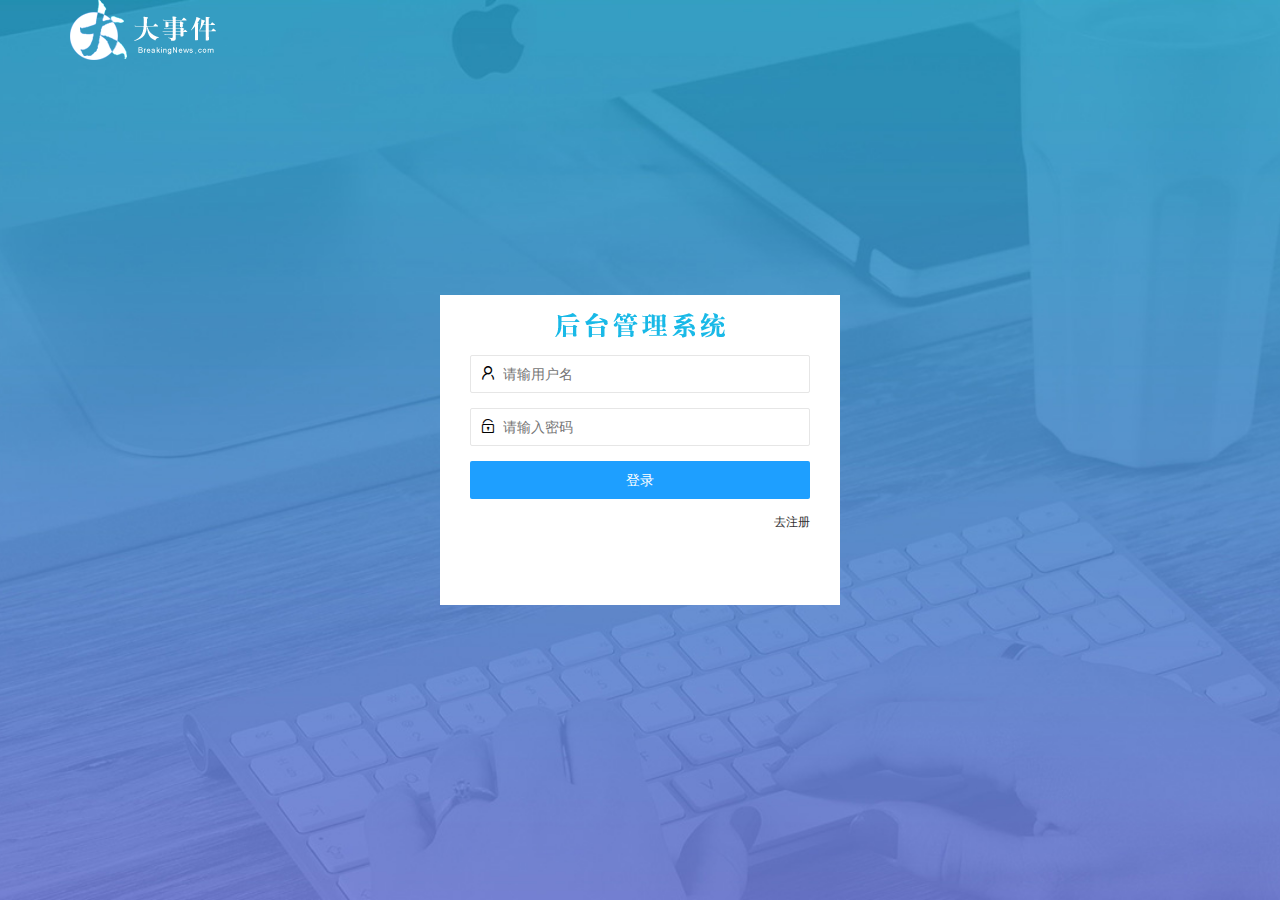
<file: login.html>
<!DOCTYPE html>
<html lang="en">
<head>
    <meta charset="UTF-8">
    <meta http-equiv="X-UA-Compatible" content="IE=edge">
    <meta name="viewport" content="width=device-width, initial-scale=1.0">
    <title>大事件登录／注册</title>
    <link rel="stylesheet" href="./assets/lib/layui/css/layui.css">
    <link rel="stylesheet" href="./assets/css/login.css">
    
</head>
<body>
    <!-- logo -->
    <div class="layui-main">
        <img src="./assets/images/logo.png" alt=""/>
    </div>
    <!-- login -->
    <div class="loginBox">
        <div class="title-box"></div>
        <!-- login页面 -->
        <div class="login-box">
            <!-- 登录的表单 -->
            <form class="layui-form" id="form_login">
                <div class="layui-form-item">
                    <i class="layui-icon layui-icon-username"></i> 
                    <input type="text" name="username" required  lay-verify="required" placeholder="请输用户名" autocomplete="off" class="layui-input">
                </div>
                <div class="layui-form-item">
                    <i class="layui-icon layui-icon-password"></i> 
                    <input type="password" name="password" required  lay-verify="required|psw" placeholder="请输入密码" autocomplete="off" class="layui-input">
                </div>
                <div class="layui-form-item">
                    <button class="layui-btn layui-btn-fluid layui-btn-normal" lay-submit>登录</button>
                </div>
                <div class="layui-form-item links">
                    <a href="javascript:;" id="link_reg">去注册</a>
                </div>
            </form>
        </div>
        <!-- reg页面 -->
        <div class="reg-box">
            <form class="layui-form" action="">
                <div class="layui-form-item">
                    <i class="layui-icon layui-icon-username"></i> 
                    <input type="text" name="username" required  lay-verify="required" placeholder="请输用户名" autocomplete="off" class="layui-input">
                </div>
                <div class="layui-form-item">
                    <i class="layui-icon layui-icon-password"></i> 
                    <input type="password" name="password" required  lay-verify="required|psw" placeholder="请输入密码" autocomplete="off" class="layui-input">
                </div>
                <div class="layui-form-item">
                    <i class="layui-icon layui-icon-password"></i> 
                    <input type="password" name="repassword" required  lay-verify="required|psw|repwd" placeholder="请重复输入密码" autocomplete="off" class="layui-input">
                </div>
                <div class="layui-form-item">
                    <button class="layui-btn layui-btn-fluid layui-btn-normal" lay-submit>注册</button>
                </div>
                <div class="layui-form-item links">
                    <a href="javascript:;" id="link_login">去登录</a>
                </div>
            </form>
        </div>
    </div>


<script src="./assets/lib/jquery.js"></script>
<script src="./assets/lib/layui/layui.all.js"></script>
<script src="./assets/js/baseAPI.js"></script>
<script src="./assets/js/login.js"></script>
</body>
</html>
</file>
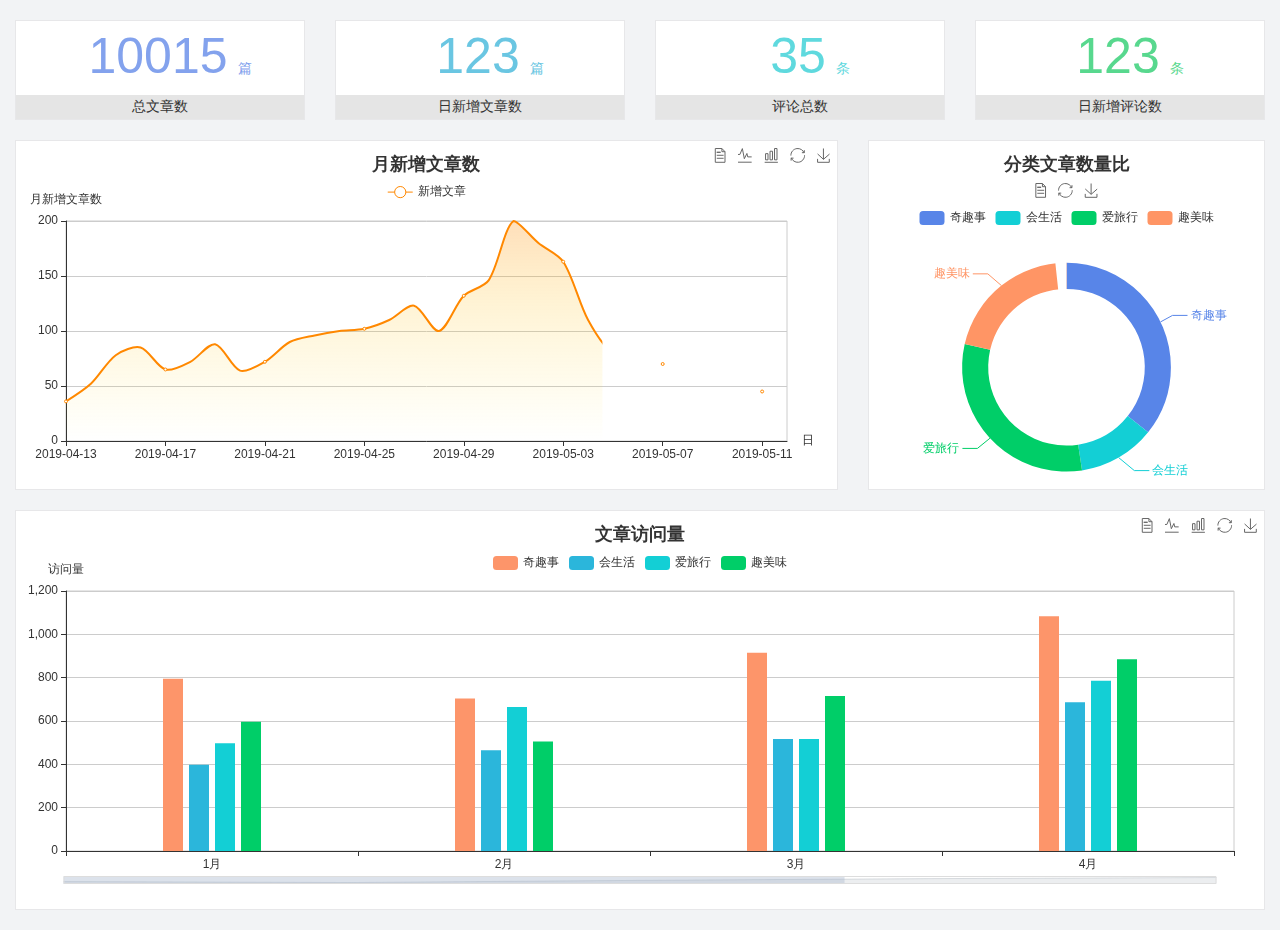
<file: home/dashboard.html>
<!DOCTYPE html>
<html lang="en">

<head>
  <meta charset="UTF-8">
  <meta name="viewport" content="width=device-width, initial-scale=1.0">
  <meta http-equiv="X-UA-Compatible" content="ie=edge">
  <title>图表统计</title>
  <link rel="stylesheet" href="../assets/lib/bootstrap.css" />
  <link rel="stylesheet" href="../assets/lib/main.css" />
  <script src="../assets/lib/jquery.js"></script>
  <script type="text/javascript" src="../assets/lib/echarts.min.js"></script>
</head>

<body>
  <div class="container-fluid">
    <div class="row spannel_list">
      <div class="col-sm-3 col-xs-6">
        <div class="spannel">
          <em>10015</em><span>篇</span>
          <b>总文章数</b>
        </div>
      </div>
      <div class="col-sm-3 col-xs-6">
        <div class="spannel scolor01">
          <em>123</em><span>篇</span>
          <b>日新增文章数</b>
        </div>
      </div>
      <div class="col-sm-3 col-xs-6">
        <div class="spannel scolor02">
          <em>35</em><span>条</span>
          <b>评论总数</b>
        </div>
      </div>
      <div class="col-sm-3 col-xs-6">
        <div class="spannel scolor03">
          <em>123</em><span>条</span>
          <b>日新增评论数</b>
        </div>
      </div>
    </div>
  </div>

  <div class="container-fluid">
    <div class="row curve-pie">
      <div class="col-lg-8 col-md-8">
        <div class="gragh_pannel" id="curve_show"></div>
      </div>
      <div class="col-lg-4 col-md-4">
        <div class="gragh_pannel" id="pie_show"></div>
      </div>
    </div>
  </div>

  <div class="container-fluid">
    <div class="column_pannel" id="column_show"></div>
  </div>

  <script>
    var oChart = echarts.init(document.getElementById('curve_show'));
    var aList_all = [
      { 'count': 36, 'date': '2019-04-13' },
      { 'count': 52, 'date': '2019-04-14' },
      { 'count': 78, 'date': '2019-04-15' },
      { 'count': 85, 'date': '2019-04-16' },
      { 'count': 65, 'date': '2019-04-17' },
      { 'count': 72, 'date': '2019-04-18' },
      { 'count': 88, 'date': '2019-04-19' },
      { 'count': 64, 'date': '2019-04-20' },
      { 'count': 72, 'date': '2019-04-21' },
      { 'count': 90, 'date': '2019-04-22' },
      { 'count': 96, 'date': '2019-04-23' },
      { 'count': 100, 'date': '2019-04-24' },
      { 'count': 102, 'date': '2019-04-25' },
      { 'count': 110, 'date': '2019-04-26' },
      { 'count': 123, 'date': '2019-04-27' },
      { 'count': 100, 'date': '2019-04-28' },
      { 'count': 132, 'date': '2019-04-29' },
      { 'count': 146, 'date': '2019-04-30' },
      { 'count': 200, 'date': '2019-05-01' },
      { 'count': 180, 'date': '2019-05-02' },
      { 'count': 163, 'date': '2019-05-03' },
      { 'count': 110, 'date': '2019-05-04' },
      { 'count': 80, 'date': '2019-05-05' },
      { 'count': 82, 'date': '2019-05-06' },
      { 'count': 70, 'date': '2019-05-07' },
      { 'count': 65, 'date': '2019-05-08' },
      { 'count': 54, 'date': '2019-05-09' },
      { 'count': 40, 'date': '2019-05-10' },
      { 'count': 45, 'date': '2019-05-11' },
      { 'count': 38, 'date': '2019-05-12' },
    ];

    let aCount = [];
    let aDate = [];

    for (var i = 0; i < aList_all.length; i++) {
      aCount.push(aList_all[i].count);
      aDate.push(aList_all[i].date);
    }

    var chartopt = {
      title: {
        text: '月新增文章数',
        left: 'center',
        top: '10'
      },
      tooltip: {
        trigger: 'axis'
      },
      legend: {
        data: ['新增文章'],
        top: '40'
      },
      toolbox: {
        show: true,
        feature: {
          mark: { show: true },
          dataView: { show: true, readOnly: false },
          magicType: { show: true, type: ['line', 'bar'] },
          restore: { show: true },
          saveAsImage: { show: true }
        }
      },
      calculable: true,
      xAxis: [
        {
          name: '日',
          type: 'category',
          boundaryGap: false,
          data: aDate
        }
      ],
      yAxis: [
        {
          name: '月新增文章数',
          type: 'value'
        }
      ],
      series: [
        {
          name: '新增文章',
          type: 'line',
          smooth: true,
          itemStyle: { normal: { areaStyle: { type: 'default' }, color: '#f80' }, lineStyle: { color: '#f80' } },
          data: aCount
        }],
      areaStyle: {
        normal: {
          color: new echarts.graphic.LinearGradient(0, 0, 0, 1, [{
            offset: 0,
            color: 'rgba(255,136,0,0.39)'
          }, {
            offset: .34,
            color: 'rgba(255,180,0,0.25)'
          }, {
            offset: 1,
            color: 'rgba(255,222,0,0.00)'
          }])

        }
      },
      grid: {
        show: true,
        x: 50,
        x2: 50,
        y: 80,
        height: 220
      }
    };

    oChart.setOption(chartopt);


    var oPie = echarts.init(document.getElementById('pie_show'));
    var oPieopt =
    {
      title: {
        top: 10,
        text: '分类文章数量比',
        x: 'center'
      },
      tooltip: {
        trigger: 'item',
        formatter: "{a} <br/>{b} : {c} ({d}%)"
      },
      color: ['#5885e8', '#13cfd5', '#00ce68', '#ff9565'],
      legend: {
        x: 'center',
        top: 65,
        data: ['奇趣事', '会生活', '爱旅行', '趣美味']
      },
      toolbox: {
        show: true,
        x: 'center',
        top: 35,
        feature: {
          mark: { show: true },
          dataView: { show: true, readOnly: false },
          magicType: {
            show: true,
            type: ['pie', 'funnel'],
            option: {
              funnel: {
                x: '25%',
                width: '50%',
                funnelAlign: 'left',
                max: 1548
              }
            }
          },
          restore: { show: true },
          saveAsImage: { show: true }
        }
      },
      calculable: true,
      series: [
        {
          name: '访问来源',
          type: 'pie',
          radius: ['45%', '60%'],
          center: ['50%', '65%'],
          data: [
            { value: 300, name: '奇趣事' },
            { value: 100, name: '会生活' },
            { value: 260, name: '爱旅行' },
            { value: 180, name: '趣美味' }
          ]
        }
      ]
    };
    oPie.setOption(oPieopt);



    var oColumn = this.echarts.init(document.getElementById('column_show'));
    var oColumnopt =
    {
      title: {
        text: '文章访问量',
        left: 'center',
        top: '10'
      },
      tooltip: {
        trigger: 'axis'
      },
      legend: {
        data: ['奇趣事', '会生活', '爱旅行', '趣美味'],
        top: '40'
      },
      toolbox: {
        show: true,
        feature: {
          mark: { show: true },
          dataView: { show: true, readOnly: false },
          magicType: { show: true, type: ['line', 'bar'] },
          restore: { show: true },
          saveAsImage: { show: true }
        }
      },
      calculable: true,
      xAxis: [
        {
          type: 'category',
          data: ['1月', '2月', '3月', '4月', '5月']
        }
      ],
      yAxis: [
        {
          name: '访问量',
          type: 'value'
        }
      ],
      series: [
        {
          name: '奇趣事',
          type: 'bar',
          barWidth: 20,
          itemStyle: {
            normal: { areaStyle: { type: 'default' }, color: '#fd956a' }
          },
          data: [800, 708, 920, 1090, 1200]
        },
        {
          name: '会生活',
          type: 'bar',
          barWidth: 20,
          itemStyle: {
            normal: { areaStyle: { type: 'default' }, color: '#2bb6db' }
          },
          data: [400, 468, 520, 690, 800]
        },
        {
          name: '爱旅行',
          type: 'bar',
          barWidth: 20,
          itemStyle: {
            normal: { areaStyle: { type: 'default' }, color: '#13cfd5' }
          },
          data: [500, 668, 520, 790, 900]
        },
        {
          name: '趣美味',
          type: 'bar',
          barWidth: 20,
          itemStyle: {
            normal: { areaStyle: { type: 'default' }, color: '#00ce68' }
          },
          data: [600, 508, 720, 890, 1000]
        }
      ],
      grid: {
        show: true,
        x: 50,
        x2: 30,
        y: 80,
        height: 260
      },
      dataZoom: [//给x轴设置滚动条
        {
          start: 0,//默认为0
          end: 100 - 1000 / 31,//默认为100
          type: 'slider',
          show: true,
          xAxisIndex: [0],
          handleSize: 0,//滑动条的 左右2个滑动条的大小
          height: 8,//组件高度
          left: 45, //左边的距离
          right: 50,//右边的距离
          bottom: 26,//右边的距离
          handleColor: '#ddd',//h滑动图标的颜色
          handleStyle: {
            borderColor: "#cacaca",
            borderWidth: "1",
            shadowBlur: 2,
            background: "#ddd",
            shadowColor: "#ddd",
          }
        }]
    };
    oColumn.setOption(oColumnopt);
  </script>
</body>

</html>
</file>
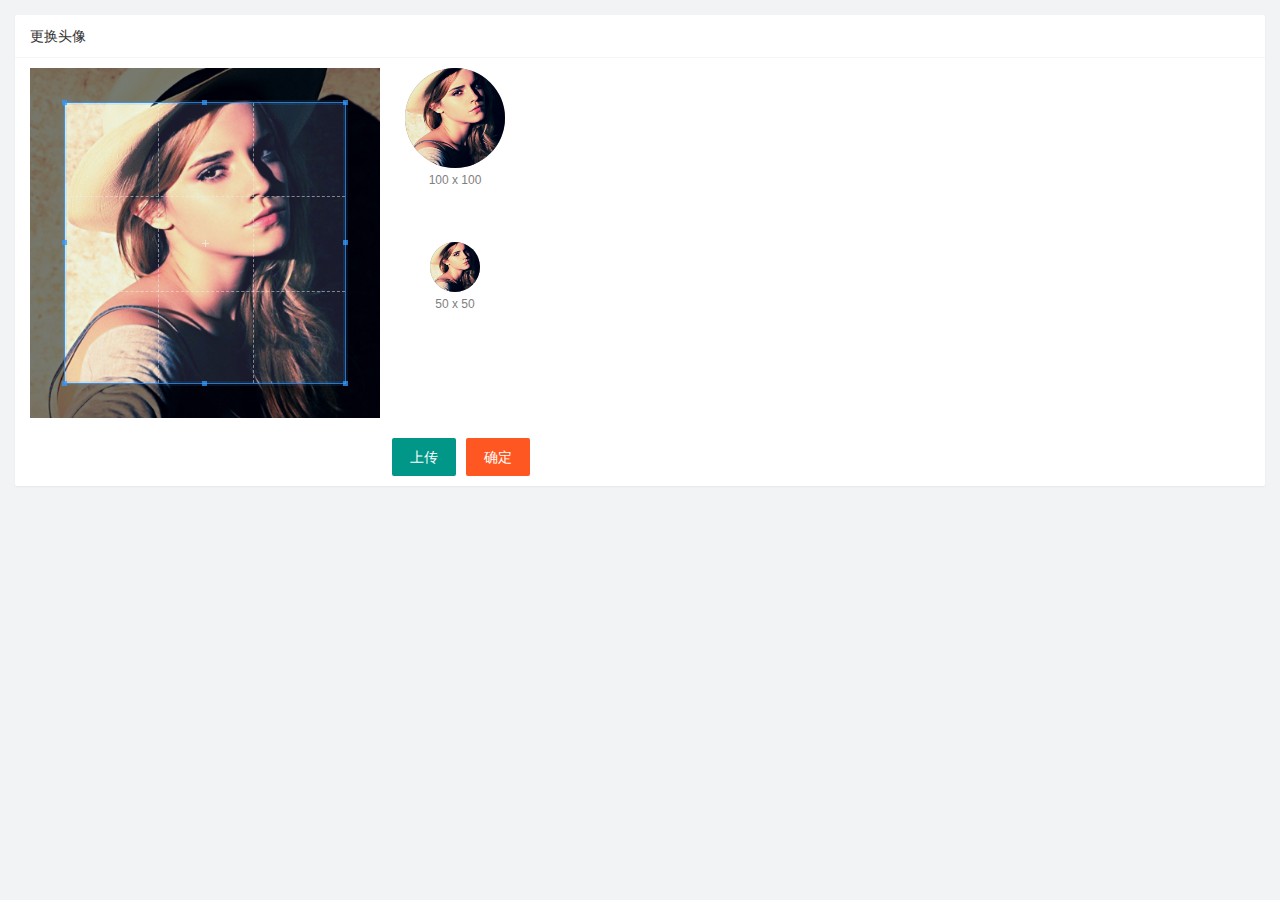
<file: user/user-avt.html>
<!DOCTYPE html>
<html lang="en">
<head>
    <meta charset="UTF-8">
    <meta http-equiv="X-UA-Compatible" content="IE=edge">
    <meta name="viewport" content="width=device-width, initial-scale=1.0">
    <title>重置密码</title>
    <link rel="stylesheet" href="/assets/lib/layui/css/layui.css">
    <link rel="stylesheet" href="/user/user-avt.css">
    <link rel="stylesheet" href="/assets/lib/cropper/cropper.css">

</head>
<body>
    <div class="layui-card">
        <div class="layui-card-header">更换头像</div>
        <div class="layui-card-body">
             <!-- 第一行的图片裁剪和预览区域 -->
     <div class="row1">
        <!-- 图片裁剪区域 -->
        <div class="cropper-box">
          <!-- 这个 img 标签很重要，将来会把它初始化为裁剪区域 -->
          <img id="image" src="/assets/images/sample.jpg" />
        </div>
        <!-- 图片的预览区域 -->
        <div class="preview-box">
          <div>
            <!-- 宽高为 100px 的预览区域 -->
            <div class="img-preview w100"></div>
            <p class="size">100 x 100</p>
          </div>
          <div>
            <!-- 宽高为 50px 的预览区域 -->
            <div class="img-preview w50"></div>
            <p class="size">50 x 50</p>
          </div>
        </div>
      </div>
    
      <!-- 第二行的按钮区域 -->
      <div class="row2">
        <!-- 选择图片格式 -->
        <input type="file" id="file" accept="image/jpg,image/png">
        <button type="button" class="layui-btn" id="shangchuan">上传</button>
        <button type="button" class="layui-btn layui-btn-danger" id="queding">确定</button>
      </div>
        </div>
      </div>

      <script src="/assets/lib/jquery.js"></script>
      <script src="/assets/lib/layui/layui.all.js"></script>
      <script src="/assets/js/baseAPI.js"></script>
      <script src="/assets/lib/cropper/Cropper.js"></script>
      <script src="/assets/lib/cropper/jquery-cropper.js"></script>
      <script src="/user/user-avt.js"></script>
</body>
</html>
</file>
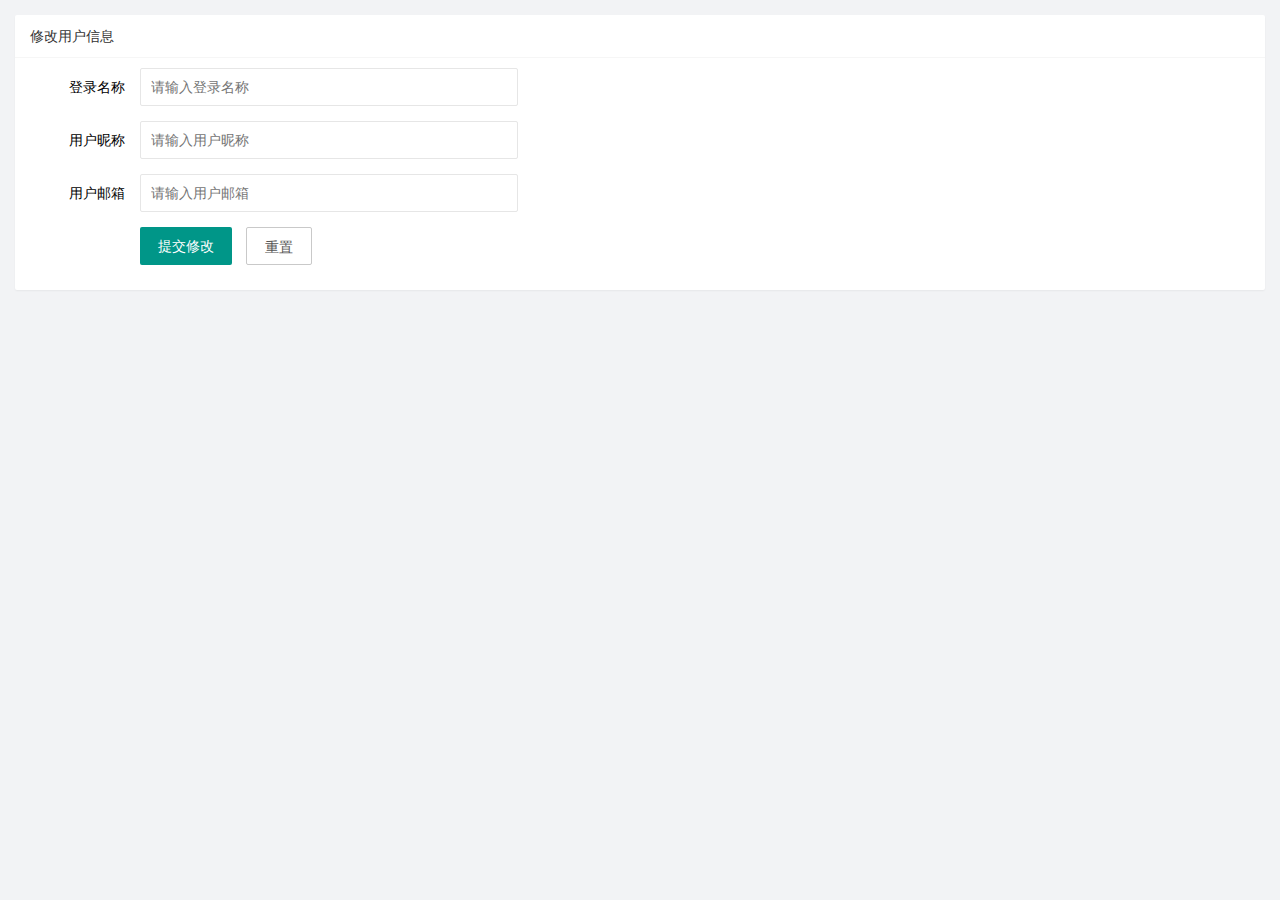
<file: user/user-info.html>
<!DOCTYPE html>
<html lang="en">
<head>
    <meta charset="UTF-8">
    <meta http-equiv="X-UA-Compatible" content="IE=edge">
    <meta name="viewport" content="width=device-width, initial-scale=1.0">
    <title>基本资料</title>
    <link rel="stylesheet" href="/assets/lib/layui/css/layui.css">
    <link rel="stylesheet" href="/user/user-info.css">
</head>
<body>
    <div class="layui-card">
        <div class="layui-card-header">修改用户信息</div>
        <div class="layui-card-body">
            <!-- 表单 -->
            <div id="biaodan">
                <form class="layui-form" action="" lay-filter="filter">
                    <!-- 隐藏id -->
                    <input type="hidden" name="id">
                    <div class="layui-form-item">
                      <label class="layui-form-label">登录名称</label>
                      <div class="layui-input-block">
                        <input type="text" name="username" required  placeholder="请输入登录名称" autocomplete="off" class="layui-input" readonly>
                      </div>
                    </div>
                    <div class="layui-form-item">
                        <label class="layui-form-label">用户昵称</label>
                        <div class="layui-input-block">
                          <input type="text" name="nickname"  placeholder="请输入用户昵称" autocomplete="off" class="layui-input">
                        </div>
                      </div>
                      <div class="layui-form-item">
                        <label class="layui-form-label">用户邮箱</label>
                        <div class="layui-input-block">
                          <input type="text" name="email" lay-verify="email"required  lay-verify="required" placeholder="请输入用户邮箱" autocomplete="off" class="layui-input">
                        </div>
                      </div>
                      <div class="layui-form-item">
                        <div class="layui-input-block">
                          <button class="layui-btn" lay-submit lay-filter="formDemo">提交修改</button>
                          <button type="reset" class="layui-btn layui-btn-primary">重置</button>
                        </div>
                      </div>
                </form>
            </div>
        </div>
      </div>

      <script src="/assets/lib/jquery.js"></script>
      <script src="/assets/lib/layui/layui.all.js"></script>
      <script src="/assets/js/baseAPI.js"></script>
      <script src="/user/user-info.js"></script>
</body>
</html>
</file>
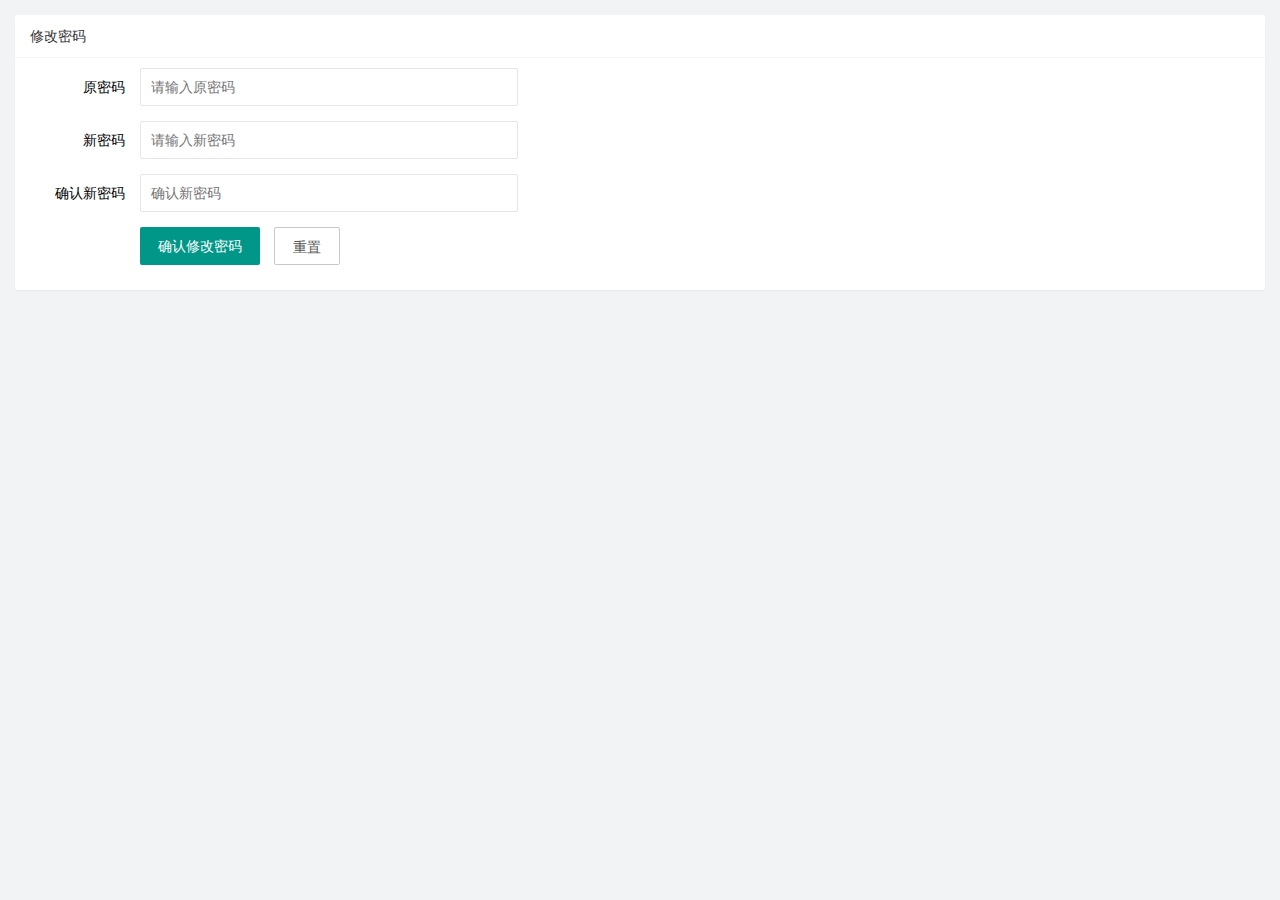
<file: user/user-psw.html>
<!DOCTYPE html>
<html lang="en">
<head>
    <meta charset="UTF-8">
    <meta http-equiv="X-UA-Compatible" content="IE=edge">
    <meta name="viewport" content="width=device-width, initial-scale=1.0">
    <title>重置密码</title>
    <link rel="stylesheet" href="/assets/lib/layui/css/layui.css">
    <link rel="stylesheet" href="/user/user-info.css">
</head>
<body>
    <div class="layui-card">
        <div class="layui-card-header">修改密码</div>
        <div class="layui-card-body">
            <!-- 表单 -->
            <div id="biaodan">
                <form class="layui-form" action="" lay-filter="filter">
                    <div class="layui-form-item">
                      <label class="layui-form-label">原密码</label>
                      <div class="layui-input-block">
                        <input type="password" name="oldPwd" lay-verify="required|psw"  placeholder="请输入原密码" autocomplete="off" class="layui-input">
                      </div>
                    </div>
                    <div class="layui-form-item">
                        <label class="layui-form-label">新密码</label>
                        <div class="layui-input-block">
                          <input type="password" name="newPwd"  lay-verify="required|psw|repsw2" placeholder="请输入新密码" autocomplete="off" class="layui-input">
                        </div>
                      </div>
                      <div class="layui-form-item">
                        <label class="layui-form-label">确认新密码</label>
                        <div class="layui-input-block">
                          <input type="password" name="newPwd2" lay-verify="required|psw|repsw"required  lay-verify="required" placeholder="确认新密码" autocomplete="off" class="layui-input">
                        </div>
                      </div>
                      <div class="layui-form-item">
                        <div class="layui-input-block">
                          <button class="layui-btn" lay-submit lay-filter="formDemo">确认修改密码</button>
                          <button type="reset" class="layui-btn layui-btn-primary">重置</button>
                        </div>
                      </div>
                </form>
            </div>
        </div>
      </div>

      <script src="/assets/lib/jquery.js"></script>
      <script src="/assets/lib/layui/layui.all.js"></script>
      <script src="/assets/js/baseAPI.js"></script>
      <script src="/user/user-psw.js"></script>
</body>
</html>
</file>
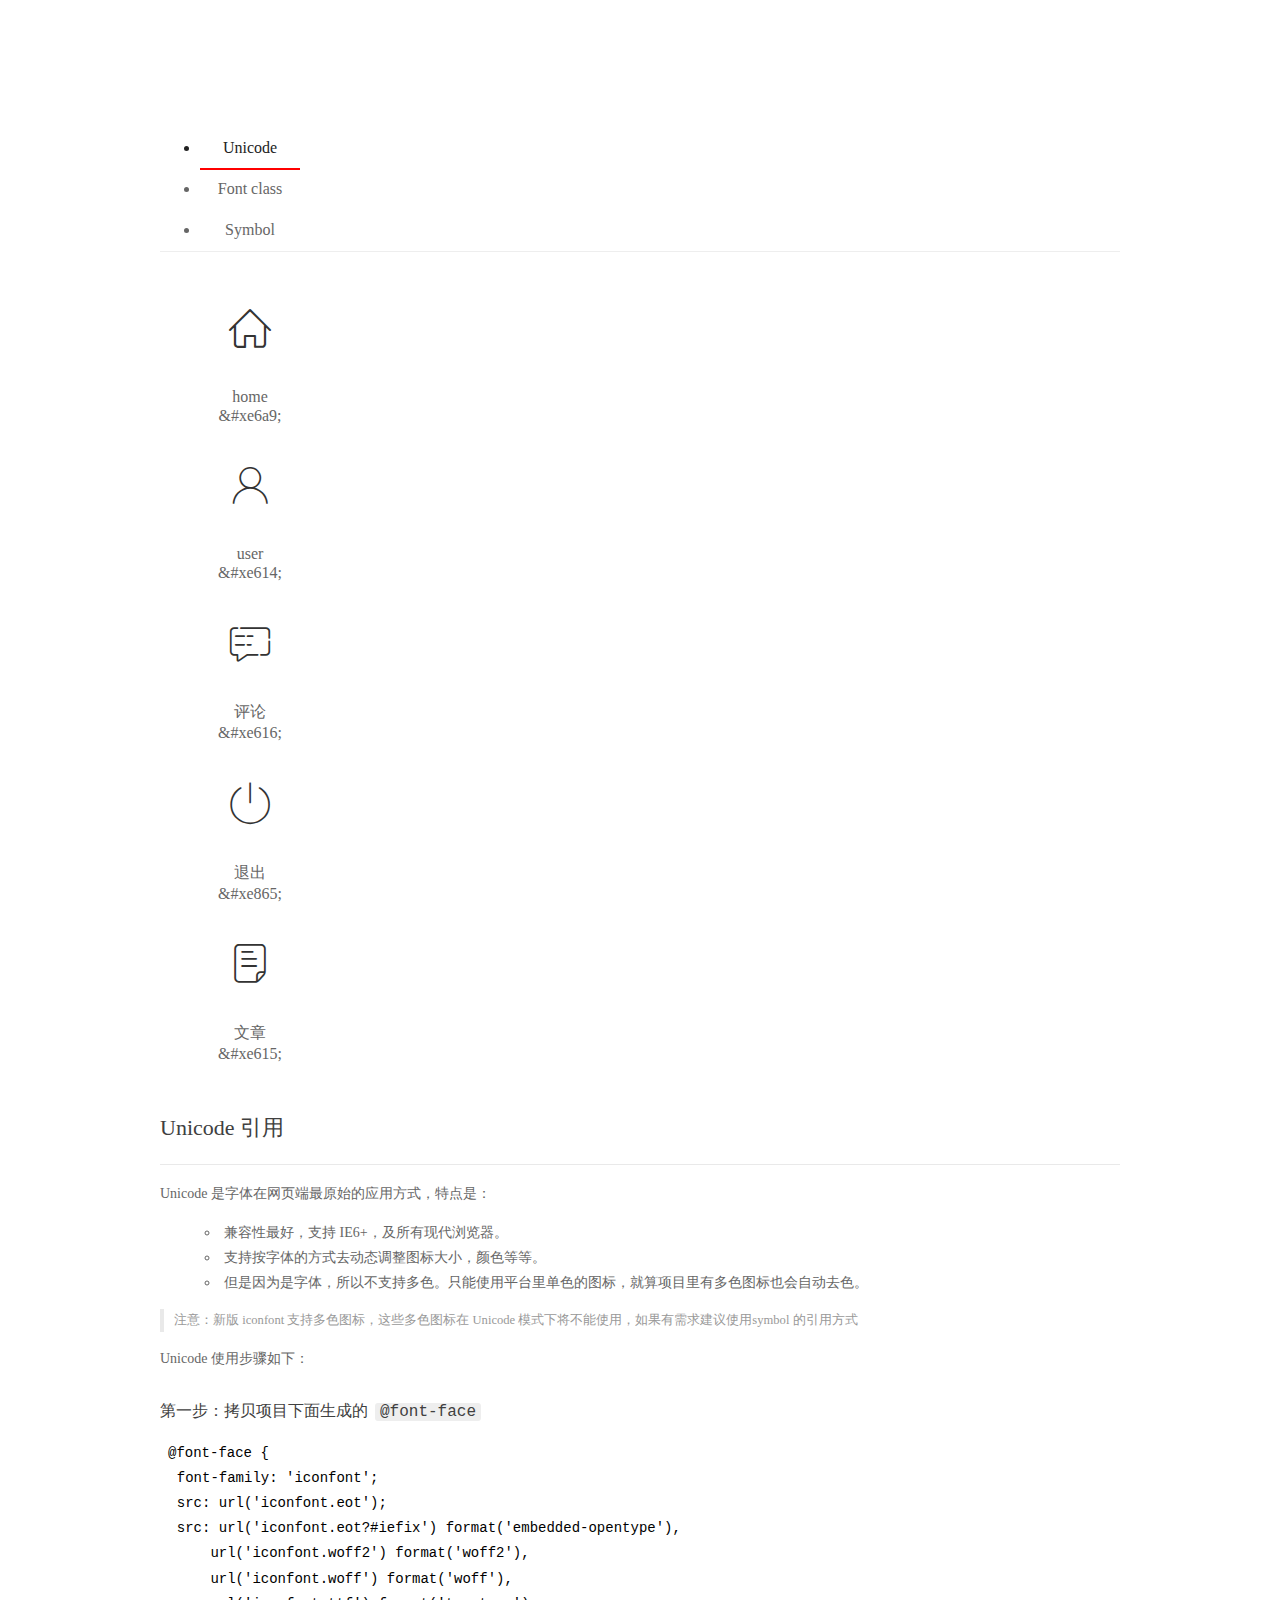
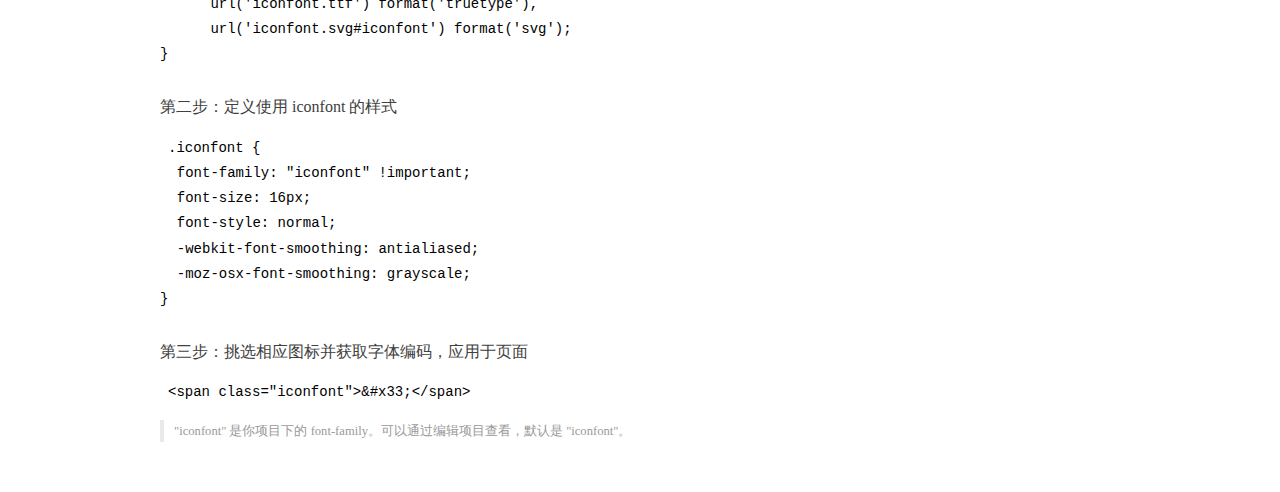
<file: assets/fonts/demo_index.html>
<!DOCTYPE html>
<html>
<head>
  <meta charset="utf-8"/>
  <title>IconFont Demo</title>
  <link rel="shortcut icon" href="https://gtms04.alicdn.com/tps/i4/TB1_oz6GVXXXXaFXpXXJDFnIXXX-64-64.ico" type="image/x-icon"/>
  <link rel="stylesheet" href="https://g.alicdn.com/thx/cube/1.3.2/cube.min.css">
  <link rel="stylesheet" href="demo.css">
  <link rel="stylesheet" href="iconfont.css">
  <script src="iconfont.js"></script>
  <!-- jQuery -->
  <script src="https://a1.alicdn.com/oss/uploads/2018/12/26/7bfddb60-08e8-11e9-9b04-53e73bb6408b.js"></script>
  <!-- 代码高亮 -->
  <script src="https://a1.alicdn.com/oss/uploads/2018/12/26/a3f714d0-08e6-11e9-8a15-ebf944d7534c.js"></script>
</head>
<body>
  <div class="main">
    <h1 class="logo"><a href="https://www.iconfont.cn/" title="iconfont 首页" target="_blank">&#xe86b;</a></h1>
    <div class="nav-tabs">
      <ul id="tabs" class="dib-box">
        <li class="dib active"><span>Unicode</span></li>
        <li class="dib"><span>Font class</span></li>
        <li class="dib"><span>Symbol</span></li>
      </ul>
      
    </div>
    <div class="tab-container">
      <div class="content unicode" style="display: block;">
          <ul class="icon_lists dib-box">
          
            <li class="dib">
              <span class="icon iconfont">&#xe6a9;</span>
                <div class="name">home</div>
                <div class="code-name">&amp;#xe6a9;</div>
              </li>
          
            <li class="dib">
              <span class="icon iconfont">&#xe614;</span>
                <div class="name">user</div>
                <div class="code-name">&amp;#xe614;</div>
              </li>
          
            <li class="dib">
              <span class="icon iconfont">&#xe616;</span>
                <div class="name">评论</div>
                <div class="code-name">&amp;#xe616;</div>
              </li>
          
            <li class="dib">
              <span class="icon iconfont">&#xe865;</span>
                <div class="name">退出</div>
                <div class="code-name">&amp;#xe865;</div>
              </li>
          
            <li class="dib">
              <span class="icon iconfont">&#xe615;</span>
                <div class="name">文章</div>
                <div class="code-name">&amp;#xe615;</div>
              </li>
          
          </ul>
          <div class="article markdown">
          <h2 id="unicode-">Unicode 引用</h2>
          <hr>

          <p>Unicode 是字体在网页端最原始的应用方式，特点是：</p>
          <ul>
            <li>兼容性最好，支持 IE6+，及所有现代浏览器。</li>
            <li>支持按字体的方式去动态调整图标大小，颜色等等。</li>
            <li>但是因为是字体，所以不支持多色。只能使用平台里单色的图标，就算项目里有多色图标也会自动去色。</li>
          </ul>
          <blockquote>
            <p>注意：新版 iconfont 支持多色图标，这些多色图标在 Unicode 模式下将不能使用，如果有需求建议使用symbol 的引用方式</p>
          </blockquote>
          <p>Unicode 使用步骤如下：</p>
          <h3 id="-font-face">第一步：拷贝项目下面生成的 <code>@font-face</code></h3>
<pre><code class="language-css"
>@font-face {
  font-family: 'iconfont';
  src: url('iconfont.eot');
  src: url('iconfont.eot?#iefix') format('embedded-opentype'),
      url('iconfont.woff2') format('woff2'),
      url('iconfont.woff') format('woff'),
      url('iconfont.ttf') format('truetype'),
      url('iconfont.svg#iconfont') format('svg');
}
</code></pre>
          <h3 id="-iconfont-">第二步：定义使用 iconfont 的样式</h3>
<pre><code class="language-css"
>.iconfont {
  font-family: "iconfont" !important;
  font-size: 16px;
  font-style: normal;
  -webkit-font-smoothing: antialiased;
  -moz-osx-font-smoothing: grayscale;
}
</code></pre>
          <h3 id="-">第三步：挑选相应图标并获取字体编码，应用于页面</h3>
<pre>
<code class="language-html"
>&lt;span class="iconfont"&gt;&amp;#x33;&lt;/span&gt;
</code></pre>
          <blockquote>
            <p>"iconfont" 是你项目下的 font-family。可以通过编辑项目查看，默认是 "iconfont"。</p>
          </blockquote>
          </div>
      </div>
      <div class="content font-class">
        <ul class="icon_lists dib-box">
          
          <li class="dib">
            <span class="icon iconfont icon-home"></span>
            <div class="name">
              home
            </div>
            <div class="code-name">.icon-home
            </div>
          </li>
          
          <li class="dib">
            <span class="icon iconfont icon-user"></span>
            <div class="name">
              user
            </div>
            <div class="code-name">.icon-user
            </div>
          </li>
          
          <li class="dib">
            <span class="icon iconfont icon-pinglun"></span>
            <div class="name">
              评论
            </div>
            <div class="code-name">.icon-pinglun
            </div>
          </li>
          
          <li class="dib">
            <span class="icon iconfont icon-tuichu"></span>
            <div class="name">
              退出
            </div>
            <div class="code-name">.icon-tuichu
            </div>
          </li>
          
          <li class="dib">
            <span class="icon iconfont icon-16"></span>
            <div class="name">
              文章
            </div>
            <div class="code-name">.icon-16
            </div>
          </li>
          
        </ul>
        <div class="article markdown">
        <h2 id="font-class-">font-class 引用</h2>
        <hr>

        <p>font-class 是 Unicode 使用方式的一种变种，主要是解决 Unicode 书写不直观，语意不明确的问题。</p>
        <p>与 Unicode 使用方式相比，具有如下特点：</p>
        <ul>
          <li>兼容性良好，支持 IE8+，及所有现代浏览器。</li>
          <li>相比于 Unicode 语意明确，书写更直观。可以很容易分辨这个 icon 是什么。</li>
          <li>因为使用 class 来定义图标，所以当要替换图标时，只需要修改 class 里面的 Unicode 引用。</li>
          <li>不过因为本质上还是使用的字体，所以多色图标还是不支持的。</li>
        </ul>
        <p>使用步骤如下：</p>
        <h3 id="-fontclass-">第一步：引入项目下面生成的 fontclass 代码：</h3>
<pre><code class="language-html">&lt;link rel="stylesheet" href="./iconfont.css"&gt;
</code></pre>
        <h3 id="-">第二步：挑选相应图标并获取类名，应用于页面：</h3>
<pre><code class="language-html">&lt;span class="iconfont icon-xxx"&gt;&lt;/span&gt;
</code></pre>
        <blockquote>
          <p>"
            iconfont" 是你项目下的 font-family。可以通过编辑项目查看，默认是 "iconfont"。</p>
        </blockquote>
      </div>
      </div>
      <div class="content symbol">
          <ul class="icon_lists dib-box">
          
            <li class="dib">
                <svg class="icon svg-icon" aria-hidden="true">
                  <use xlink:href="#icon-home"></use>
                </svg>
                <div class="name">home</div>
                <div class="code-name">#icon-home</div>
            </li>
          
            <li class="dib">
                <svg class="icon svg-icon" aria-hidden="true">
                  <use xlink:href="#icon-user"></use>
                </svg>
                <div class="name">user</div>
                <div class="code-name">#icon-user</div>
            </li>
          
            <li class="dib">
                <svg class="icon svg-icon" aria-hidden="true">
                  <use xlink:href="#icon-pinglun"></use>
                </svg>
                <div class="name">评论</div>
                <div class="code-name">#icon-pinglun</div>
            </li>
          
            <li class="dib">
                <svg class="icon svg-icon" aria-hidden="true">
                  <use xlink:href="#icon-tuichu"></use>
                </svg>
                <div class="name">退出</div>
                <div class="code-name">#icon-tuichu</div>
            </li>
          
            <li class="dib">
                <svg class="icon svg-icon" aria-hidden="true">
                  <use xlink:href="#icon-16"></use>
                </svg>
                <div class="name">文章</div>
                <div class="code-name">#icon-16</div>
            </li>
          
          </ul>
          <div class="article markdown">
          <h2 id="symbol-">Symbol 引用</h2>
          <hr>

          <p>这是一种全新的使用方式，应该说这才是未来的主流，也是平台目前推荐的用法。相关介绍可以参考这篇<a href="">文章</a>
            这种用法其实是做了一个 SVG 的集合，与另外两种相比具有如下特点：</p>
          <ul>
            <li>支持多色图标了，不再受单色限制。</li>
            <li>通过一些技巧，支持像字体那样，通过 <code>font-size</code>, <code>color</code> 来调整样式。</li>
            <li>兼容性较差，支持 IE9+，及现代浏览器。</li>
            <li>浏览器渲染 SVG 的性能一般，还不如 png。</li>
          </ul>
          <p>使用步骤如下：</p>
          <h3 id="-symbol-">第一步：引入项目下面生成的 symbol 代码：</h3>
<pre><code class="language-html">&lt;script src="./iconfont.js"&gt;&lt;/script&gt;
</code></pre>
          <h3 id="-css-">第二步：加入通用 CSS 代码（引入一次就行）：</h3>
<pre><code class="language-html">&lt;style&gt;
.icon {
  width: 1em;
  height: 1em;
  vertical-align: -0.15em;
  fill: currentColor;
  overflow: hidden;
}
&lt;/style&gt;
</code></pre>
          <h3 id="-">第三步：挑选相应图标并获取类名，应用于页面：</h3>
<pre><code class="language-html">&lt;svg class="icon" aria-hidden="true"&gt;
  &lt;use xlink:href="#icon-xxx"&gt;&lt;/use&gt;
&lt;/svg&gt;
</code></pre>
          </div>
      </div>

    </div>
  </div>
  <script>
  $(document).ready(function () {
      $('.tab-container .content:first').show()

      $('#tabs li').click(function (e) {
        var tabContent = $('.tab-container .content')
        var index = $(this).index()

        if ($(this).hasClass('active')) {
          return
        } else {
          $('#tabs li').removeClass('active')
          $(this).addClass('active')

          tabContent.hide().eq(index).fadeIn()
        }
      })
    })
  </script>
</body>
</html>
</file>
<file: assets/lib/layui/css/layui.css>
/** layui-v2.5.5 MIT License By https://www.layui.com */
 .layui-inline,img{display:inline-block;vertical-align:middle}h1,h2,h3,h4,h5,h6{font-weight:400}.layui-edge,.layui-header,.layui-inline,.layui-main{position:relative}.layui-body,.layui-edge,.layui-elip{overflow:hidden}.layui-btn,.layui-edge,.layui-inline,img{vertical-align:middle}.layui-btn,.layui-disabled,.layui-icon,.layui-unselect{-moz-user-select:none;-webkit-user-select:none;-ms-user-select:none}.layui-elip,.layui-form-checkbox span,.layui-form-pane .layui-form-label{text-overflow:ellipsis;white-space:nowrap}.layui-breadcrumb,.layui-tree-btnGroup{visibility:hidden}blockquote,body,button,dd,div,dl,dt,form,h1,h2,h3,h4,h5,h6,input,li,ol,p,pre,td,textarea,th,ul{margin:0;padding:0;-webkit-tap-highlight-color:rgba(0,0,0,0)}a:active,a:hover{outline:0}img{border:none}li{list-style:none}table{border-collapse:collapse;border-spacing:0}h4,h5,h6{font-size:100%}button,input,optgroup,option,select,textarea{font-family:inherit;font-size:inherit;font-style:inherit;font-weight:inherit;outline:0}pre{white-space:pre-wrap;white-space:-moz-pre-wrap;white-space:-pre-wrap;white-space:-o-pre-wrap;word-wrap:break-word}body{line-height:24px;font:14px Helvetica Neue,Helvetica,PingFang SC,Tahoma,Arial,sans-serif}hr{height:1px;margin:10px 0;border:0;clear:both}a{color:#333;text-decoration:none}a:hover{color:#777}a cite{font-style:normal;*cursor:pointer}.layui-border-box,.layui-border-box *{box-sizing:border-box}.layui-box,.layui-box *{box-sizing:content-box}.layui-clear{clear:both;*zoom:1}.layui-clear:after{content:'\20';clear:both;*zoom:1;display:block;height:0}.layui-inline{*display:inline;*zoom:1}.layui-edge{display:inline-block;width:0;height:0;border-width:6px;border-style:dashed;border-color:transparent}.layui-edge-top{top:-4px;border-bottom-color:#999;border-bottom-style:solid}.layui-edge-right{border-left-color:#999;border-left-style:solid}.layui-edge-bottom{top:2px;border-top-color:#999;border-top-style:solid}.layui-edge-left{border-right-color:#999;border-right-style:solid}.layui-disabled,.layui-disabled:hover{color:#d2d2d2!important;cursor:not-allowed!important}.layui-circle{border-radius:100%}.layui-show{display:block!important}.layui-hide{display:none!important}@font-face{font-family:layui-icon;src:url(../font/iconfont.eot?v=250);src:url(../font/iconfont.eot?v=250#iefix) format('embedded-opentype'),url(../font/iconfont.woff2?v=250) format('woff2'),url(../font/iconfont.woff?v=250) format('woff'),url(../font/iconfont.ttf?v=250) format('truetype'),url(../font/iconfont.svg?v=250#layui-icon) format('svg')}.layui-icon{font-family:layui-icon!important;font-size:16px;font-style:normal;-webkit-font-smoothing:antialiased;-moz-osx-font-smoothing:grayscale}.layui-icon-reply-fill:before{content:"\e611"}.layui-icon-set-fill:before{content:"\e614"}.layui-icon-menu-fill:before{content:"\e60f"}.layui-icon-search:before{content:"\e615"}.layui-icon-share:before{content:"\e641"}.layui-icon-set-sm:before{content:"\e620"}.layui-icon-engine:before{content:"\e628"}.layui-icon-close:before{content:"\1006"}.layui-icon-close-fill:before{content:"\1007"}.layui-icon-chart-screen:before{content:"\e629"}.layui-icon-star:before{content:"\e600"}.layui-icon-circle-dot:before{content:"\e617"}.layui-icon-chat:before{content:"\e606"}.layui-icon-release:before{content:"\e609"}.layui-icon-list:before{content:"\e60a"}.layui-icon-chart:before{content:"\e62c"}.layui-icon-ok-circle:before{content:"\1005"}.layui-icon-layim-theme:before{content:"\e61b"}.layui-icon-table:before{content:"\e62d"}.layui-icon-right:before{content:"\e602"}.layui-icon-left:before{content:"\e603"}.layui-icon-cart-simple:before{content:"\e698"}.layui-icon-face-cry:before{content:"\e69c"}.layui-icon-face-smile:before{content:"\e6af"}.layui-icon-survey:before{content:"\e6b2"}.layui-icon-tree:before{content:"\e62e"}.layui-icon-upload-circle:before{content:"\e62f"}.layui-icon-add-circle:before{content:"\e61f"}.layui-icon-download-circle:before{content:"\e601"}.layui-icon-templeate-1:before{content:"\e630"}.layui-icon-util:before{content:"\e631"}.layui-icon-face-surprised:before{content:"\e664"}.layui-icon-edit:before{content:"\e642"}.layui-icon-speaker:before{content:"\e645"}.layui-icon-down:before{content:"\e61a"}.layui-icon-file:before{content:"\e621"}.layui-icon-layouts:before{content:"\e632"}.layui-icon-rate-half:before{content:"\e6c9"}.layui-icon-add-circle-fine:before{content:"\e608"}.layui-icon-prev-circle:before{content:"\e633"}.layui-icon-read:before{content:"\e705"}.layui-icon-404:before{content:"\e61c"}.layui-icon-carousel:before{content:"\e634"}.layui-icon-help:before{content:"\e607"}.layui-icon-code-circle:before{content:"\e635"}.layui-icon-water:before{content:"\e636"}.layui-icon-username:before{content:"\e66f"}.layui-icon-find-fill:before{content:"\e670"}.layui-icon-about:before{content:"\e60b"}.layui-icon-location:before{content:"\e715"}.layui-icon-up:before{content:"\e619"}.layui-icon-pause:before{content:"\e651"}.layui-icon-date:before{content:"\e637"}.layui-icon-layim-uploadfile:before{content:"\e61d"}.layui-icon-delete:before{content:"\e640"}.layui-icon-play:before{content:"\e652"}.layui-icon-top:before{content:"\e604"}.layui-icon-friends:before{content:"\e612"}.layui-icon-refresh-3:before{content:"\e9aa"}.layui-icon-ok:before{content:"\e605"}.layui-icon-layer:before{content:"\e638"}.layui-icon-face-smile-fine:before{content:"\e60c"}.layui-icon-dollar:before{content:"\e659"}.layui-icon-group:before{content:"\e613"}.layui-icon-layim-download:before{content:"\e61e"}.layui-icon-picture-fine:before{content:"\e60d"}.layui-icon-link:before{content:"\e64c"}.layui-icon-diamond:before{content:"\e735"}.layui-icon-log:before{content:"\e60e"}.layui-icon-rate-solid:before{content:"\e67a"}.layui-icon-fonts-del:before{content:"\e64f"}.layui-icon-unlink:before{content:"\e64d"}.layui-icon-fonts-clear:before{content:"\e639"}.layui-icon-triangle-r:before{content:"\e623"}.layui-icon-circle:before{content:"\e63f"}.layui-icon-radio:before{content:"\e643"}.layui-icon-align-center:before{content:"\e647"}.layui-icon-align-right:before{content:"\e648"}.layui-icon-align-left:before{content:"\e649"}.layui-icon-loading-1:before{content:"\e63e"}.layui-icon-return:before{content:"\e65c"}.layui-icon-fonts-strong:before{content:"\e62b"}.layui-icon-upload:before{content:"\e67c"}.layui-icon-dialogue:before{content:"\e63a"}.layui-icon-video:before{content:"\e6ed"}.layui-icon-headset:before{content:"\e6fc"}.layui-icon-cellphone-fine:before{content:"\e63b"}.layui-icon-add-1:before{content:"\e654"}.layui-icon-face-smile-b:before{content:"\e650"}.layui-icon-fonts-html:before{content:"\e64b"}.layui-icon-form:before{content:"\e63c"}.layui-icon-cart:before{content:"\e657"}.layui-icon-camera-fill:before{content:"\e65d"}.layui-icon-tabs:before{content:"\e62a"}.layui-icon-fonts-code:before{content:"\e64e"}.layui-icon-fire:before{content:"\e756"}.layui-icon-set:before{content:"\e716"}.layui-icon-fonts-u:before{content:"\e646"}.layui-icon-triangle-d:before{content:"\e625"}.layui-icon-tips:before{content:"\e702"}.layui-icon-picture:before{content:"\e64a"}.layui-icon-more-vertical:before{content:"\e671"}.layui-icon-flag:before{content:"\e66c"}.layui-icon-loading:before{content:"\e63d"}.layui-icon-fonts-i:before{content:"\e644"}.layui-icon-refresh-1:before{content:"\e666"}.layui-icon-rmb:before{content:"\e65e"}.layui-icon-home:before{content:"\e68e"}.layui-icon-user:before{content:"\e770"}.layui-icon-notice:before{content:"\e667"}.layui-icon-login-weibo:before{content:"\e675"}.layui-icon-voice:before{content:"\e688"}.layui-icon-upload-drag:before{content:"\e681"}.layui-icon-login-qq:before{content:"\e676"}.layui-icon-snowflake:before{content:"\e6b1"}.layui-icon-file-b:before{content:"\e655"}.layui-icon-template:before{content:"\e663"}.layui-icon-auz:before{content:"\e672"}.layui-icon-console:before{content:"\e665"}.layui-icon-app:before{content:"\e653"}.layui-icon-prev:before{content:"\e65a"}.layui-icon-website:before{content:"\e7ae"}.layui-icon-next:before{content:"\e65b"}.layui-icon-component:before{content:"\e857"}.layui-icon-more:before{content:"\e65f"}.layui-icon-login-wechat:before{content:"\e677"}.layui-icon-shrink-right:before{content:"\e668"}.layui-icon-spread-left:before{content:"\e66b"}.layui-icon-camera:before{content:"\e660"}.layui-icon-note:before{content:"\e66e"}.layui-icon-refresh:before{content:"\e669"}.layui-icon-female:before{content:"\e661"}.layui-icon-male:before{content:"\e662"}.layui-icon-password:before{content:"\e673"}.layui-icon-senior:before{content:"\e674"}.layui-icon-theme:before{content:"\e66a"}.layui-icon-tread:before{content:"\e6c5"}.layui-icon-praise:before{content:"\e6c6"}.layui-icon-star-fill:before{content:"\e658"}.layui-icon-rate:before{content:"\e67b"}.layui-icon-template-1:before{content:"\e656"}.layui-icon-vercode:before{content:"\e679"}.layui-icon-cellphone:before{content:"\e678"}.layui-icon-screen-full:before{content:"\e622"}.layui-icon-screen-restore:before{content:"\e758"}.layui-icon-cols:before{content:"\e610"}.layui-icon-export:before{content:"\e67d"}.layui-icon-print:before{content:"\e66d"}.layui-icon-slider:before{content:"\e714"}.layui-icon-addition:before{content:"\e624"}.layui-icon-subtraction:before{content:"\e67e"}.layui-icon-service:before{content:"\e626"}.layui-icon-transfer:before{content:"\e691"}.layui-main{width:1140px;margin:0 auto}.layui-header{z-index:1000;height:60px}.layui-header a:hover{transition:all .5s;-webkit-transition:all .5s}.layui-side{position:fixed;left:0;top:0;bottom:0;z-index:999;width:200px;overflow-x:hidden}.layui-side-scroll{position:relative;width:220px;height:100%;overflow-x:hidden}.layui-body{position:absolute;left:200px;right:0;top:0;bottom:0;z-index:998;width:auto;overflow-y:auto;box-sizing:border-box}.layui-layout-body{overflow:hidden}.layui-layout-admin .layui-header{background-color:#23262E}.layui-layout-admin .layui-side{top:60px;width:200px;overflow-x:hidden}.layui-layout-admin .layui-body{position:fixed;top:60px;bottom:44px}.layui-layout-admin .layui-main{width:auto;margin:0 15px}.layui-layout-admin .layui-footer{position:fixed;left:200px;right:0;bottom:0;height:44px;line-height:44px;padding:0 15px;background-color:#eee}.layui-layout-admin .layui-logo{position:absolute;left:0;top:0;width:200px;height:100%;line-height:60px;text-align:center;color:#009688;font-size:16px}.layui-layout-admin .layui-header .layui-nav{background:0 0}.layui-layout-left{position:absolute!important;left:200px;top:0}.layui-layout-right{position:absolute!important;right:0;top:0}.layui-container{position:relative;margin:0 auto;padding:0 15px;box-sizing:border-box}.layui-fluid{position:relative;margin:0 auto;padding:0 15px}.layui-row:after,.layui-row:before{content:'';display:block;clear:both}.layui-col-lg1,.layui-col-lg10,.layui-col-lg11,.layui-col-lg12,.layui-col-lg2,.layui-col-lg3,.layui-col-lg4,.layui-col-lg5,.layui-col-lg6,.layui-col-lg7,.layui-col-lg8,.layui-col-lg9,.layui-col-md1,.layui-col-md10,.layui-col-md11,.layui-col-md12,.layui-col-md2,.layui-col-md3,.layui-col-md4,.layui-col-md5,.layui-col-md6,.layui-col-md7,.layui-col-md8,.layui-col-md9,.layui-col-sm1,.layui-col-sm10,.layui-col-sm11,.layui-col-sm12,.layui-col-sm2,.layui-col-sm3,.layui-col-sm4,.layui-col-sm5,.layui-col-sm6,.layui-col-sm7,.layui-col-sm8,.layui-col-sm9,.layui-col-xs1,.layui-col-xs10,.layui-col-xs11,.layui-col-xs12,.layui-col-xs2,.layui-col-xs3,.layui-col-xs4,.layui-col-xs5,.layui-col-xs6,.layui-col-xs7,.layui-col-xs8,.layui-col-xs9{position:relative;display:block;box-sizing:border-box}.layui-col-xs1,.layui-col-xs10,.layui-col-xs11,.layui-col-xs12,.layui-col-xs2,.layui-col-xs3,.layui-col-xs4,.layui-col-xs5,.layui-col-xs6,.layui-col-xs7,.layui-col-xs8,.layui-col-xs9{float:left}.layui-col-xs1{width:8.33333333%}.layui-col-xs2{width:16.66666667%}.layui-col-xs3{width:25%}.layui-col-xs4{width:33.33333333%}.layui-col-xs5{width:41.66666667%}.layui-col-xs6{width:50%}.layui-col-xs7{width:58.33333333%}.layui-col-xs8{width:66.66666667%}.layui-col-xs9{width:75%}.layui-col-xs10{width:83.33333333%}.layui-col-xs11{width:91.66666667%}.layui-col-xs12{width:100%}.layui-col-xs-offset1{margin-left:8.33333333%}.layui-col-xs-offset2{margin-left:16.66666667%}.layui-col-xs-offset3{margin-left:25%}.layui-col-xs-offset4{margin-left:33.33333333%}.layui-col-xs-offset5{margin-left:41.66666667%}.layui-col-xs-offset6{margin-left:50%}.layui-col-xs-offset7{margin-left:58.33333333%}.layui-col-xs-offset8{margin-left:66.66666667%}.layui-col-xs-offset9{margin-left:75%}.layui-col-xs-offset10{margin-left:83.33333333%}.layui-col-xs-offset11{margin-left:91.66666667%}.layui-col-xs-offset12{margin-left:100%}@media screen and (max-width:768px){.layui-hide-xs{display:none!important}.layui-show-xs-block{display:block!important}.layui-show-xs-inline{display:inline!important}.layui-show-xs-inline-block{display:inline-block!important}}@media screen and (min-width:768px){.layui-container{width:750px}.layui-hide-sm{display:none!important}.layui-show-sm-block{display:block!important}.layui-show-sm-inline{display:inline!important}.layui-show-sm-inline-block{display:inline-block!important}.layui-col-sm1,.layui-col-sm10,.layui-col-sm11,.layui-col-sm12,.layui-col-sm2,.layui-col-sm3,.layui-col-sm4,.layui-col-sm5,.layui-col-sm6,.layui-col-sm7,.layui-col-sm8,.layui-col-sm9{float:left}.layui-col-sm1{width:8.33333333%}.layui-col-sm2{width:16.66666667%}.layui-col-sm3{width:25%}.layui-col-sm4{width:33.33333333%}.layui-col-sm5{width:41.66666667%}.layui-col-sm6{width:50%}.layui-col-sm7{width:58.33333333%}.layui-col-sm8{width:66.66666667%}.layui-col-sm9{width:75%}.layui-col-sm10{width:83.33333333%}.layui-col-sm11{width:91.66666667%}.layui-col-sm12{width:100%}.layui-col-sm-offset1{margin-left:8.33333333%}.layui-col-sm-offset2{margin-left:16.66666667%}.layui-col-sm-offset3{margin-left:25%}.layui-col-sm-offset4{margin-left:33.33333333%}.layui-col-sm-offset5{margin-left:41.66666667%}.layui-col-sm-offset6{margin-left:50%}.layui-col-sm-offset7{margin-left:58.33333333%}.layui-col-sm-offset8{margin-left:66.66666667%}.layui-col-sm-offset9{margin-left:75%}.layui-col-sm-offset10{margin-left:83.33333333%}.layui-col-sm-offset11{margin-left:91.66666667%}.layui-col-sm-offset12{margin-left:100%}}@media screen and (min-width:992px){.layui-container{width:970px}.layui-hide-md{display:none!important}.layui-show-md-block{display:block!important}.layui-show-md-inline{display:inline!important}.layui-show-md-inline-block{display:inline-block!important}.layui-col-md1,.layui-col-md10,.layui-col-md11,.layui-col-md12,.layui-col-md2,.layui-col-md3,.layui-col-md4,.layui-col-md5,.layui-col-md6,.layui-col-md7,.layui-col-md8,.layui-col-md9{float:left}.layui-col-md1{width:8.33333333%}.layui-col-md2{width:16.66666667%}.layui-col-md3{width:25%}.layui-col-md4{width:33.33333333%}.layui-col-md5{width:41.66666667%}.layui-col-md6{width:50%}.layui-col-md7{width:58.33333333%}.layui-col-md8{width:66.66666667%}.layui-col-md9{width:75%}.layui-col-md10{width:83.33333333%}.layui-col-md11{width:91.66666667%}.layui-col-md12{width:100%}.layui-col-md-offset1{margin-left:8.33333333%}.layui-col-md-offset2{margin-left:16.66666667%}.layui-col-md-offset3{margin-left:25%}.layui-col-md-offset4{margin-left:33.33333333%}.layui-col-md-offset5{margin-left:41.66666667%}.layui-col-md-offset6{margin-left:50%}.layui-col-md-offset7{margin-left:58.33333333%}.layui-col-md-offset8{margin-left:66.66666667%}.layui-col-md-offset9{margin-left:75%}.layui-col-md-offset10{margin-left:83.33333333%}.layui-col-md-offset11{margin-left:91.66666667%}.layui-col-md-offset12{margin-left:100%}}@media screen and (min-width:1200px){.layui-container{width:1170px}.layui-hide-lg{display:none!important}.layui-show-lg-block{display:block!important}.layui-show-lg-inline{display:inline!important}.layui-show-lg-inline-block{display:inline-block!important}.layui-col-lg1,.layui-col-lg10,.layui-col-lg11,.layui-col-lg12,.layui-col-lg2,.layui-col-lg3,.layui-col-lg4,.layui-col-lg5,.layui-col-lg6,.layui-col-lg7,.layui-col-lg8,.layui-col-lg9{float:left}.layui-col-lg1{width:8.33333333%}.layui-col-lg2{width:16.66666667%}.layui-col-lg3{width:25%}.layui-col-lg4{width:33.33333333%}.layui-col-lg5{width:41.66666667%}.layui-col-lg6{width:50%}.layui-col-lg7{width:58.33333333%}.layui-col-lg8{width:66.66666667%}.layui-col-lg9{width:75%}.layui-col-lg10{width:83.33333333%}.layui-col-lg11{width:91.66666667%}.layui-col-lg12{width:100%}.layui-col-lg-offset1{margin-left:8.33333333%}.layui-col-lg-offset2{margin-left:16.66666667%}.layui-col-lg-offset3{margin-left:25%}.layui-col-lg-offset4{margin-left:33.33333333%}.layui-col-lg-offset5{margin-left:41.66666667%}.layui-col-lg-offset6{margin-left:50%}.layui-col-lg-offset7{margin-left:58.33333333%}.layui-col-lg-offset8{margin-left:66.66666667%}.layui-col-lg-offset9{margin-left:75%}.layui-col-lg-offset10{margin-left:83.33333333%}.layui-col-lg-offset11{margin-left:91.66666667%}.layui-col-lg-offset12{margin-left:100%}}.layui-col-space1{margin:-.5px}.layui-col-space1>*{padding:.5px}.layui-col-space3{margin:-1.5px}.layui-col-space3>*{padding:1.5px}.layui-col-space5{margin:-2.5px}.layui-col-space5>*{padding:2.5px}.layui-col-space8{margin:-3.5px}.layui-col-space8>*{padding:3.5px}.layui-col-space10{margin:-5px}.layui-col-space10>*{padding:5px}.layui-col-space12{margin:-6px}.layui-col-space12>*{padding:6px}.layui-col-space15{margin:-7.5px}.layui-col-space15>*{padding:7.5px}.layui-col-space18{margin:-9px}.layui-col-space18>*{padding:9px}.layui-col-space20{margin:-10px}.layui-col-space20>*{padding:10px}.layui-col-space22{margin:-11px}.layui-col-space22>*{padding:11px}.layui-col-space25{margin:-12.5px}.layui-col-space25>*{padding:12.5px}.layui-col-space30{margin:-15px}.layui-col-space30>*{padding:15px}.layui-btn,.layui-input,.layui-select,.layui-textarea,.layui-upload-button{outline:0;-webkit-appearance:none;transition:all .3s;-webkit-transition:all .3s;box-sizing:border-box}.layui-elem-quote{margin-bottom:10px;padding:15px;line-height:22px;border-left:5px solid #009688;border-radius:0 2px 2px 0;background-color:#f2f2f2}.layui-quote-nm{border-style:solid;border-width:1px 1px 1px 5px;background:0 0}.layui-elem-field{margin-bottom:10px;padding:0;border-width:1px;border-style:solid}.layui-elem-field legend{margin-left:20px;padding:0 10px;font-size:20px;font-weight:300}.layui-field-title{margin:10px 0 20px;border-width:1px 0 0}.layui-field-box{padding:10px 15px}.layui-field-title .layui-field-box{padding:10px 0}.layui-progress{position:relative;height:6px;border-radius:20px;background-color:#e2e2e2}.layui-progress-bar{position:absolute;left:0;top:0;width:0;max-width:100%;height:6px;border-radius:20px;text-align:right;background-color:#5FB878;transition:all .3s;-webkit-transition:all .3s}.layui-progress-big,.layui-progress-big .layui-progress-bar{height:18px;line-height:18px}.layui-progress-text{position:relative;top:-20px;line-height:18px;font-size:12px;color:#666}.layui-progress-big .layui-progress-text{position:static;padding:0 10px;color:#fff}.layui-collapse{border-width:1px;border-style:solid;border-radius:2px}.layui-colla-content,.layui-colla-item{border-top-width:1px;border-top-style:solid}.layui-colla-item:first-child{border-top:none}.layui-colla-title{position:relative;height:42px;line-height:42px;padding:0 15px 0 35px;color:#333;background-color:#f2f2f2;cursor:pointer;font-size:14px;overflow:hidden}.layui-colla-content{display:none;padding:10px 15px;line-height:22px;color:#666}.layui-colla-icon{position:absolute;left:15px;top:0;font-size:14px}.layui-card{margin-bottom:15px;border-radius:2px;background-color:#fff;box-shadow:0 1px 2px 0 rgba(0,0,0,.05)}.layui-card:last-child{margin-bottom:0}.layui-card-header{position:relative;height:42px;line-height:42px;padding:0 15px;border-bottom:1px solid #f6f6f6;color:#333;border-radius:2px 2px 0 0;font-size:14px}.layui-bg-black,.layui-bg-blue,.layui-bg-cyan,.layui-bg-green,.layui-bg-orange,.layui-bg-red{color:#fff!important}.layui-card-body{position:relative;padding:10px 15px;line-height:24px}.layui-card-body[pad15]{padding:15px}.layui-card-body[pad20]{padding:20px}.layui-card-body .layui-table{margin:5px 0}.layui-card .layui-tab{margin:0}.layui-panel-window{position:relative;padding:15px;border-radius:0;border-top:5px solid #E6E6E6;background-color:#fff}.layui-auxiliar-moving{position:fixed;left:0;right:0;top:0;bottom:0;width:100%;height:100%;background:0 0;z-index:9999999999}.layui-form-label,.layui-form-mid,.layui-form-select,.layui-input-block,.layui-input-inline,.layui-textarea{position:relative}.layui-bg-red{background-color:#FF5722!important}.layui-bg-orange{background-color:#FFB800!important}.layui-bg-green{background-color:#009688!important}.layui-bg-cyan{background-color:#2F4056!important}.layui-bg-blue{background-color:#1E9FFF!important}.layui-bg-black{background-color:#393D49!important}.layui-bg-gray{background-color:#eee!important;color:#666!important}.layui-badge-rim,.layui-colla-content,.layui-colla-item,.layui-collapse,.layui-elem-field,.layui-form-pane .layui-form-item[pane],.layui-form-pane .layui-form-label,.layui-input,.layui-layedit,.layui-layedit-tool,.layui-quote-nm,.layui-select,.layui-tab-bar,.layui-tab-card,.layui-tab-title,.layui-tab-title .layui-this:after,.layui-textarea{border-color:#e6e6e6}.layui-timeline-item:before,hr{background-color:#e6e6e6}.layui-text{line-height:22px;font-size:14px;color:#666}.layui-text h1,.layui-text h2,.layui-text h3{font-weight:500;color:#333}.layui-text h1{font-size:30px}.layui-text h2{font-size:24px}.layui-text h3{font-size:18px}.layui-text a:not(.layui-btn){color:#01AAED}.layui-text a:not(.layui-btn):hover{text-decoration:underline}.layui-text ul{padding:5px 0 5px 15px}.layui-text ul li{margin-top:5px;list-style-type:disc}.layui-text em,.layui-word-aux{color:#999!important;padding:0 5px!important}.layui-btn{display:inline-block;height:38px;line-height:38px;padding:0 18px;background-color:#009688;color:#fff;white-space:nowrap;text-align:center;font-size:14px;border:none;border-radius:2px;cursor:pointer}.layui-btn:hover{opacity:.8;filter:alpha(opacity=80);color:#fff}.layui-btn:active{opacity:1;filter:alpha(opacity=100)}.layui-btn+.layui-btn{margin-left:10px}.layui-btn-container{font-size:0}.layui-btn-container .layui-btn{margin-right:10px;margin-bottom:10px}.layui-btn-container .layui-btn+.layui-btn{margin-left:0}.layui-table .layui-btn-container .layui-btn{margin-bottom:9px}.layui-btn-radius{border-radius:100px}.layui-btn .layui-icon{margin-right:3px;font-size:18px;vertical-align:bottom;vertical-align:middle\9}.layui-btn-primary{border:1px solid #C9C9C9;background-color:#fff;color:#555}.layui-btn-primary:hover{border-color:#009688;color:#333}.layui-btn-normal{background-color:#1E9FFF}.layui-btn-warm{background-color:#FFB800}.layui-btn-danger{background-color:#FF5722}.layui-btn-checked{background-color:#5FB878}.layui-btn-disabled,.layui-btn-disabled:active,.layui-btn-disabled:hover{border:1px solid #e6e6e6;background-color:#FBFBFB;color:#C9C9C9;cursor:not-allowed;opacity:1}.layui-btn-lg{height:44px;line-height:44px;padding:0 25px;font-size:16px}.layui-btn-sm{height:30px;line-height:30px;padding:0 10px;font-size:12px}.layui-btn-sm i{font-size:16px!important}.layui-btn-xs{height:22px;line-height:22px;padding:0 5px;font-size:12px}.layui-btn-xs i{font-size:14px!important}.layui-btn-group{display:inline-block;vertical-align:middle;font-size:0}.layui-btn-group .layui-btn{margin-left:0!important;margin-right:0!important;border-left:1px solid rgba(255,255,255,.5);border-radius:0}.layui-btn-group .layui-btn-primary{border-left:none}.layui-btn-group .layui-btn-primary:hover{border-color:#C9C9C9;color:#009688}.layui-btn-group .layui-btn:first-child{border-left:none;border-radius:2px 0 0 2px}.layui-btn-group .layui-btn-primary:first-child{border-left:1px solid #c9c9c9}.layui-btn-group .layui-btn:last-child{border-radius:0 2px 2px 0}.layui-btn-group .layui-btn+.layui-btn{margin-left:0}.layui-btn-group+.layui-btn-group{margin-left:10px}.layui-btn-fluid{width:100%}.layui-input,.layui-select,.layui-textarea{height:38px;line-height:1.3;line-height:38px\9;border-width:1px;border-style:solid;background-color:#fff;border-radius:2px}.layui-input::-webkit-input-placeholder,.layui-select::-webkit-input-placeholder,.layui-textarea::-webkit-input-placeholder{line-height:1.3}.layui-input,.layui-textarea{display:block;width:100%;padding-left:10px}.layui-input:hover,.layui-textarea:hover{border-color:#D2D2D2!important}.layui-input:focus,.layui-textarea:focus{border-color:#C9C9C9!important}.layui-textarea{min-height:100px;height:auto;line-height:20px;padding:6px 10px;resize:vertical}.layui-select{padding:0 10px}.layui-form input[type=checkbox],.layui-form input[type=radio],.layui-form select{display:none}.layui-form [lay-ignore]{display:initial}.layui-form-item{margin-bottom:15px;clear:both;*zoom:1}.layui-form-item:after{content:'\20';clear:both;*zoom:1;display:block;height:0}.layui-form-label{float:left;display:block;padding:9px 15px;width:80px;font-weight:400;line-height:20px;text-align:right}.layui-form-label-col{display:block;float:none;padding:9px 0;line-height:20px;text-align:left}.layui-form-item .layui-inline{margin-bottom:5px;margin-right:10px}.layui-input-block{margin-left:110px;min-height:36px}.layui-input-inline{display:inline-block;vertical-align:middle}.layui-form-item .layui-input-inline{float:left;width:190px;margin-right:10px}.layui-form-text .layui-input-inline{width:auto}.layui-form-mid{float:left;display:block;padding:9px 0!important;line-height:20px;margin-right:10px}.layui-form-danger+.layui-form-select .layui-input,.layui-form-danger:focus{border-color:#FF5722!important}.layui-form-select .layui-input{padding-right:30px;cursor:pointer}.layui-form-select .layui-edge{position:absolute;right:10px;top:50%;margin-top:-3px;cursor:pointer;border-width:6px;border-top-color:#c2c2c2;border-top-style:solid;transition:all .3s;-webkit-transition:all .3s}.layui-form-select dl{display:none;position:absolute;left:0;top:42px;padding:5px 0;z-index:899;min-width:100%;border:1px solid #d2d2d2;max-height:300px;overflow-y:auto;background-color:#fff;border-radius:2px;box-shadow:0 2px 4px rgba(0,0,0,.12);box-sizing:border-box}.layui-form-select dl dd,.layui-form-select dl dt{padding:0 10px;line-height:36px;white-space:nowrap;overflow:hidden;text-overflow:ellipsis}.layui-form-select dl dt{font-size:12px;color:#999}.layui-form-select dl dd{cursor:pointer}.layui-form-select dl dd:hover{background-color:#f2f2f2;-webkit-transition:.5s all;transition:.5s all}.layui-form-select .layui-select-group dd{padding-left:20px}.layui-form-select dl dd.layui-select-tips{padding-left:10px!important;color:#999}.layui-form-select dl dd.layui-this{background-color:#5FB878;color:#fff}.layui-form-checkbox,.layui-form-select dl dd.layui-disabled{background-color:#fff}.layui-form-selected dl{display:block}.layui-form-checkbox,.layui-form-checkbox *,.layui-form-switch{display:inline-block;vertical-align:middle}.layui-form-selected .layui-edge{margin-top:-9px;-webkit-transform:rotate(180deg);transform:rotate(180deg);margin-top:-3px\9}:root .layui-form-selected .layui-edge{margin-top:-9px\0/IE9}.layui-form-selectup dl{top:auto;bottom:42px}.layui-select-none{margin:5px 0;text-align:center;color:#999}.layui-select-disabled .layui-disabled{border-color:#eee!important}.layui-select-disabled .layui-edge{border-top-color:#d2d2d2}.layui-form-checkbox{position:relative;height:30px;line-height:30px;margin-right:10px;padding-right:30px;cursor:pointer;font-size:0;-webkit-transition:.1s linear;transition:.1s linear;box-sizing:border-box}.layui-form-checkbox span{padding:0 10px;height:100%;font-size:14px;border-radius:2px 0 0 2px;background-color:#d2d2d2;color:#fff;overflow:hidden}.layui-form-checkbox:hover span{background-color:#c2c2c2}.layui-form-checkbox i{position:absolute;right:0;top:0;width:30px;height:28px;border:1px solid #d2d2d2;border-left:none;border-radius:0 2px 2px 0;color:#fff;font-size:20px;text-align:center}.layui-form-checkbox:hover i{border-color:#c2c2c2;color:#c2c2c2}.layui-form-checked,.layui-form-checked:hover{border-color:#5FB878}.layui-form-checked span,.layui-form-checked:hover span{background-color:#5FB878}.layui-form-checked i,.layui-form-checked:hover i{color:#5FB878}.layui-form-item .layui-form-checkbox{margin-top:4px}.layui-form-checkbox[lay-skin=primary]{height:auto!important;line-height:normal!important;min-width:18px;min-height:18px;border:none!important;margin-right:0;padding-left:28px;padding-right:0;background:0 0}.layui-form-checkbox[lay-skin=primary] span{padding-left:0;padding-right:15px;line-height:18px;background:0 0;color:#666}.layui-form-checkbox[lay-skin=primary] i{right:auto;left:0;width:16px;height:16px;line-height:16px;border:1px solid #d2d2d2;font-size:12px;border-radius:2px;background-color:#fff;-webkit-transition:.1s linear;transition:.1s linear}.layui-form-checkbox[lay-skin=primary]:hover i{border-color:#5FB878;color:#fff}.layui-form-checked[lay-skin=primary] i{border-color:#5FB878!important;background-color:#5FB878;color:#fff}.layui-checkbox-disbaled[lay-skin=primary] span{background:0 0!important;color:#c2c2c2}.layui-checkbox-disbaled[lay-skin=primary]:hover i{border-color:#d2d2d2}.layui-form-item .layui-form-checkbox[lay-skin=primary]{margin-top:10px}.layui-form-switch{position:relative;height:22px;line-height:22px;min-width:35px;padding:0 5px;margin-top:8px;border:1px solid #d2d2d2;border-radius:20px;cursor:pointer;background-color:#fff;-webkit-transition:.1s linear;transition:.1s linear}.layui-form-switch i{position:absolute;left:5px;top:3px;width:16px;height:16px;border-radius:20px;background-color:#d2d2d2;-webkit-transition:.1s linear;transition:.1s linear}.layui-form-switch em{position:relative;top:0;width:25px;margin-left:21px;padding:0!important;text-align:center!important;color:#999!important;font-style:normal!important;font-size:12px}.layui-form-onswitch{border-color:#5FB878;background-color:#5FB878}.layui-checkbox-disbaled,.layui-checkbox-disbaled i{border-color:#e2e2e2!important}.layui-form-onswitch i{left:100%;margin-left:-21px;background-color:#fff}.layui-form-onswitch em{margin-left:5px;margin-right:21px;color:#fff!important}.layui-checkbox-disbaled span{background-color:#e2e2e2!important}.layui-checkbox-disbaled:hover i{color:#fff!important}[lay-radio]{display:none}.layui-form-radio,.layui-form-radio *{display:inline-block;vertical-align:middle}.layui-form-radio{line-height:28px;margin:6px 10px 0 0;padding-right:10px;cursor:pointer;font-size:0}.layui-form-radio *{font-size:14px}.layui-form-radio>i{margin-right:8px;font-size:22px;color:#c2c2c2}.layui-form-radio>i:hover,.layui-form-radioed>i{color:#5FB878}.layui-radio-disbaled>i{color:#e2e2e2!important}.layui-form-pane .layui-form-label{width:110px;padding:8px 15px;height:38px;line-height:20px;border-width:1px;border-style:solid;border-radius:2px 0 0 2px;text-align:center;background-color:#FBFBFB;overflow:hidden;box-sizing:border-box}.layui-form-pane .layui-input-inline{margin-left:-1px}.layui-form-pane .layui-input-block{margin-left:110px;left:-1px}.layui-form-pane .layui-input{border-radius:0 2px 2px 0}.layui-form-pane .layui-form-text .layui-form-label{float:none;width:100%;border-radius:2px;box-sizing:border-box;text-align:left}.layui-form-pane .layui-form-text .layui-input-inline{display:block;margin:0;top:-1px;clear:both}.layui-form-pane .layui-form-text .layui-input-block{margin:0;left:0;top:-1px}.layui-form-pane .layui-form-text .layui-textarea{min-height:100px;border-radius:0 0 2px 2px}.layui-form-pane .layui-form-checkbox{margin:4px 0 4px 10px}.layui-form-pane .layui-form-radio,.layui-form-pane .layui-form-switch{margin-top:6px;margin-left:10px}.layui-form-pane .layui-form-item[pane]{position:relative;border-width:1px;border-style:solid}.layui-form-pane .layui-form-item[pane] .layui-form-label{position:absolute;left:0;top:0;height:100%;border-width:0 1px 0 0}.layui-form-pane .layui-form-item[pane] .layui-input-inline{margin-left:110px}@media screen and (max-width:450px){.layui-form-item .layui-form-label{text-overflow:ellipsis;overflow:hidden;white-space:nowrap}.layui-form-item .layui-inline{display:block;margin-right:0;margin-bottom:20px;clear:both}.layui-form-item .layui-inline:after{content:'\20';clear:both;display:block;height:0}.layui-form-item .layui-input-inline{display:block;float:none;left:-3px;width:auto;margin:0 0 10px 112px}.layui-form-item .layui-input-inline+.layui-form-mid{margin-left:110px;top:-5px;padding:0}.layui-form-item .layui-form-checkbox{margin-right:5px;margin-bottom:5px}}.layui-layedit{border-width:1px;border-style:solid;border-radius:2px}.layui-layedit-tool{padding:3px 5px;border-bottom-width:1px;border-bottom-style:solid;font-size:0}.layedit-tool-fixed{position:fixed;top:0;border-top:1px solid #e2e2e2}.layui-layedit-tool .layedit-tool-mid,.layui-layedit-tool .layui-icon{display:inline-block;vertical-align:middle;text-align:center;font-size:14px}.layui-layedit-tool .layui-icon{position:relative;width:32px;height:30px;line-height:30px;margin:3px 5px;color:#777;cursor:pointer;border-radius:2px}.layui-layedit-tool .layui-icon:hover{color:#393D49}.layui-layedit-tool .layui-icon:active{color:#000}.layui-layedit-tool .layedit-tool-active{background-color:#e2e2e2;color:#000}.layui-layedit-tool .layui-disabled,.layui-layedit-tool .layui-disabled:hover{color:#d2d2d2;cursor:not-allowed}.layui-layedit-tool .layedit-tool-mid{width:1px;height:18px;margin:0 10px;background-color:#d2d2d2}.layedit-tool-html{width:50px!important;font-size:30px!important}.layedit-tool-b,.layedit-tool-code,.layedit-tool-help{font-size:16px!important}.layedit-tool-d,.layedit-tool-face,.layedit-tool-image,.layedit-tool-unlink{font-size:18px!important}.layedit-tool-image input{position:absolute;font-size:0;left:0;top:0;width:100%;height:100%;opacity:.01;filter:Alpha(opacity=1);cursor:pointer}.layui-layedit-iframe iframe{display:block;width:100%}#LAY_layedit_code{overflow:hidden}.layui-laypage{display:inline-block;*display:inline;*zoom:1;vertical-align:middle;margin:10px 0;font-size:0}.layui-laypage>a:first-child,.layui-laypage>a:first-child em{border-radius:2px 0 0 2px}.layui-laypage>a:last-child,.layui-laypage>a:last-child em{border-radius:0 2px 2px 0}.layui-laypage>:first-child{margin-left:0!important}.layui-laypage>:last-child{margin-right:0!important}.layui-laypage a,.layui-laypage button,.layui-laypage input,.layui-laypage select,.layui-laypage span{border:1px solid #e2e2e2}.layui-laypage a,.layui-laypage span{display:inline-block;*display:inline;*zoom:1;vertical-align:middle;padding:0 15px;height:28px;line-height:28px;margin:0 -1px 5px 0;background-color:#fff;color:#333;font-size:12px}.layui-flow-more a *,.layui-laypage input,.layui-table-view select[lay-ignore]{display:inline-block}.layui-laypage a:hover{color:#009688}.layui-laypage em{font-style:normal}.layui-laypage .layui-laypage-spr{color:#999;font-weight:700}.layui-laypage a{text-decoration:none}.layui-laypage .layui-laypage-curr{position:relative}.layui-laypage .layui-laypage-curr em{position:relative;color:#fff}.layui-laypage .layui-laypage-curr .layui-laypage-em{position:absolute;left:-1px;top:-1px;padding:1px;width:100%;height:100%;background-color:#009688}.layui-laypage-em{border-radius:2px}.layui-laypage-next em,.layui-laypage-prev em{font-family:Sim sun;font-size:16px}.layui-laypage .layui-laypage-count,.layui-laypage .layui-laypage-limits,.layui-laypage .layui-laypage-refresh,.layui-laypage .layui-laypage-skip{margin-left:10px;margin-right:10px;padding:0;border:none}.layui-laypage .layui-laypage-limits,.layui-laypage .layui-laypage-refresh{vertical-align:top}.layui-laypage .layui-laypage-refresh i{font-size:18px;cursor:pointer}.layui-laypage select{height:22px;padding:3px;border-radius:2px;cursor:pointer}.layui-laypage .layui-laypage-skip{height:30px;line-height:30px;color:#999}.layui-laypage button,.layui-laypage input{height:30px;line-height:30px;border-radius:2px;vertical-align:top;background-color:#fff;box-sizing:border-box}.layui-laypage input{width:40px;margin:0 10px;padding:0 3px;text-align:center}.layui-laypage input:focus,.layui-laypage select:focus{border-color:#009688!important}.layui-laypage button{margin-left:10px;padding:0 10px;cursor:pointer}.layui-table,.layui-table-view{margin:10px 0}.layui-flow-more{margin:10px 0;text-align:center;color:#999;font-size:14px}.layui-flow-more a{height:32px;line-height:32px}.layui-flow-more a *{vertical-align:top}.layui-flow-more a cite{padding:0 20px;border-radius:3px;background-color:#eee;color:#333;font-style:normal}.layui-flow-more a cite:hover{opacity:.8}.layui-flow-more a i{font-size:30px;color:#737383}.layui-table{width:100%;background-color:#fff;color:#666}.layui-table tr{transition:all .3s;-webkit-transition:all .3s}.layui-table th{text-align:left;font-weight:400}.layui-table tbody tr:hover,.layui-table thead tr,.layui-table-click,.layui-table-header,.layui-table-hover,.layui-table-mend,.layui-table-patch,.layui-table-tool,.layui-table-total,.layui-table-total tr,.layui-table[lay-even] tr:nth-child(even){background-color:#f2f2f2}.layui-table td,.layui-table th,.layui-table-col-set,.layui-table-fixed-r,.layui-table-grid-down,.layui-table-header,.layui-table-page,.layui-table-tips-main,.layui-table-tool,.layui-table-total,.layui-table-view,.layui-table[lay-skin=line],.layui-table[lay-skin=row]{border-width:1px;border-style:solid;border-color:#e6e6e6}.layui-table td,.layui-table th{position:relative;padding:9px 15px;min-height:20px;line-height:20px;font-size:14px}.layui-table[lay-skin=line] td,.layui-table[lay-skin=line] th{border-width:0 0 1px}.layui-table[lay-skin=row] td,.layui-table[lay-skin=row] th{border-width:0 1px 0 0}.layui-table[lay-skin=nob] td,.layui-table[lay-skin=nob] th{border:none}.layui-table img{max-width:100px}.layui-table[lay-size=lg] td,.layui-table[lay-size=lg] th{padding:15px 30px}.layui-table-view .layui-table[lay-size=lg] .layui-table-cell{height:40px;line-height:40px}.layui-table[lay-size=sm] td,.layui-table[lay-size=sm] th{font-size:12px;padding:5px 10px}.layui-table-view .layui-table[lay-size=sm] .layui-table-cell{height:20px;line-height:20px}.layui-table[lay-data]{display:none}.layui-table-box{position:relative;overflow:hidden}.layui-table-view .layui-table{position:relative;width:auto;margin:0}.layui-table-view .layui-table[lay-skin=line]{border-width:0 1px 0 0}.layui-table-view .layui-table[lay-skin=row]{border-width:0 0 1px}.layui-table-view .layui-table td,.layui-table-view .layui-table th{padding:5px 0;border-top:none;border-left:none}.layui-table-view .layui-table th.layui-unselect .layui-table-cell span{cursor:pointer}.layui-table-view .layui-table td{cursor:default}.layui-table-view .layui-table td[data-edit=text]{cursor:text}.layui-table-view .layui-form-checkbox[lay-skin=primary] i{width:18px;height:18px}.layui-table-view .layui-form-radio{line-height:0;padding:0}.layui-table-view .layui-form-radio>i{margin:0;font-size:20px}.layui-table-init{position:absolute;left:0;top:0;width:100%;height:100%;text-align:center;z-index:110}.layui-table-init .layui-icon{position:absolute;left:50%;top:50%;margin:-15px 0 0 -15px;font-size:30px;color:#c2c2c2}.layui-table-header{border-width:0 0 1px;overflow:hidden}.layui-table-header .layui-table{margin-bottom:-1px}.layui-table-tool .layui-inline[lay-event]{position:relative;width:26px;height:26px;padding:5px;line-height:16px;margin-right:10px;text-align:center;color:#333;border:1px solid #ccc;cursor:pointer;-webkit-transition:.5s all;transition:.5s all}.layui-table-tool .layui-inline[lay-event]:hover{border:1px solid #999}.layui-table-tool-temp{padding-right:120px}.layui-table-tool-self{position:absolute;right:17px;top:10px}.layui-table-tool .layui-table-tool-self .layui-inline[lay-event]{margin:0 0 0 10px}.layui-table-tool-panel{position:absolute;top:29px;left:-1px;padding:5px 0;min-width:150px;min-height:40px;border:1px solid #d2d2d2;text-align:left;overflow-y:auto;background-color:#fff;box-shadow:0 2px 4px rgba(0,0,0,.12)}.layui-table-cell,.layui-table-tool-panel li{overflow:hidden;text-overflow:ellipsis;white-space:nowrap}.layui-table-tool-panel li{padding:0 10px;line-height:30px;-webkit-transition:.5s all;transition:.5s all}.layui-table-tool-panel li .layui-form-checkbox[lay-skin=primary]{width:100%;padding-left:28px}.layui-table-tool-panel li:hover{background-color:#f2f2f2}.layui-table-tool-panel li .layui-form-checkbox[lay-skin=primary] i{position:absolute;left:0;top:0}.layui-table-tool-panel li .layui-form-checkbox[lay-skin=primary] span{padding:0}.layui-table-tool .layui-table-tool-self .layui-table-tool-panel{left:auto;right:-1px}.layui-table-col-set{position:absolute;right:0;top:0;width:20px;height:100%;border-width:0 0 0 1px;background-color:#fff}.layui-table-sort{width:10px;height:20px;margin-left:5px;cursor:pointer!important}.layui-table-sort .layui-edge{position:absolute;left:5px;border-width:5px}.layui-table-sort .layui-table-sort-asc{top:3px;border-top:none;border-bottom-style:solid;border-bottom-color:#b2b2b2}.layui-table-sort .layui-table-sort-asc:hover{border-bottom-color:#666}.layui-table-sort .layui-table-sort-desc{bottom:5px;border-bottom:none;border-top-style:solid;border-top-color:#b2b2b2}.layui-table-sort .layui-table-sort-desc:hover{border-top-color:#666}.layui-table-sort[lay-sort=asc] .layui-table-sort-asc{border-bottom-color:#000}.layui-table-sort[lay-sort=desc] .layui-table-sort-desc{border-top-color:#000}.layui-table-cell{height:28px;line-height:28px;padding:0 15px;position:relative;box-sizing:border-box}.layui-table-cell .layui-form-checkbox[lay-skin=primary]{top:-1px;padding:0}.layui-table-cell .layui-table-link{color:#01AAED}.laytable-cell-checkbox,.laytable-cell-numbers,.laytable-cell-radio,.laytable-cell-space{padding:0;text-align:center}.layui-table-body{position:relative;overflow:auto;margin-right:-1px;margin-bottom:-1px}.layui-table-body .layui-none{line-height:26px;padding:15px;text-align:center;color:#999}.layui-table-fixed{position:absolute;left:0;top:0;z-index:101}.layui-table-fixed .layui-table-body{overflow:hidden}.layui-table-fixed-l{box-shadow:0 -1px 8px rgba(0,0,0,.08)}.layui-table-fixed-r{left:auto;right:-1px;border-width:0 0 0 1px;box-shadow:-1px 0 8px rgba(0,0,0,.08)}.layui-table-fixed-r .layui-table-header{position:relative;overflow:visible}.layui-table-mend{position:absolute;right:-49px;top:0;height:100%;width:50px}.layui-table-tool{position:relative;z-index:890;width:100%;min-height:50px;line-height:30px;padding:10px 15px;border-width:0 0 1px}.layui-table-tool .layui-btn-container{margin-bottom:-10px}.layui-table-page,.layui-table-total{border-width:1px 0 0;margin-bottom:-1px;overflow:hidden}.layui-table-page{position:relative;width:100%;padding:7px 7px 0;height:41px;font-size:12px;white-space:nowrap}.layui-table-page>div{height:26px}.layui-table-page .layui-laypage{margin:0}.layui-table-page .layui-laypage a,.layui-table-page .layui-laypage span{height:26px;line-height:26px;margin-bottom:10px;border:none;background:0 0}.layui-table-page .layui-laypage a,.layui-table-page .layui-laypage span.layui-laypage-curr{padding:0 12px}.layui-table-page .layui-laypage span{margin-left:0;padding:0}.layui-table-page .layui-laypage .layui-laypage-prev{margin-left:-7px!important}.layui-table-page .layui-laypage .layui-laypage-curr .layui-laypage-em{left:0;top:0;padding:0}.layui-table-page .layui-laypage button,.layui-table-page .layui-laypage input{height:26px;line-height:26px}.layui-table-page .layui-laypage input{width:40px}.layui-table-page .layui-laypage button{padding:0 10px}.layui-table-page select{height:18px}.layui-table-patch .layui-table-cell{padding:0;width:30px}.layui-table-edit{position:absolute;left:0;top:0;width:100%;height:100%;padding:0 14px 1px;border-radius:0;box-shadow:1px 1px 20px rgba(0,0,0,.15)}.layui-table-edit:focus{border-color:#5FB878!important}select.layui-table-edit{padding:0 0 0 10px;border-color:#C9C9C9}.layui-table-view .layui-form-checkbox,.layui-table-view .layui-form-radio,.layui-table-view .layui-form-switch{top:0;margin:0;box-sizing:content-box}.layui-table-view .layui-form-checkbox{top:-1px;height:26px;line-height:26px}.layui-table-view .layui-form-checkbox i{height:26px}.layui-table-grid .layui-table-cell{overflow:visible}.layui-table-grid-down{position:absolute;top:0;right:0;width:26px;height:100%;padding:5px 0;border-width:0 0 0 1px;text-align:center;background-color:#fff;color:#999;cursor:pointer}.layui-table-grid-down .layui-icon{position:absolute;top:50%;left:50%;margin:-8px 0 0 -8px}.layui-table-grid-down:hover{background-color:#fbfbfb}body .layui-table-tips .layui-layer-content{background:0 0;padding:0;box-shadow:0 1px 6px rgba(0,0,0,.12)}.layui-table-tips-main{margin:-44px 0 0 -1px;max-height:150px;padding:8px 15px;font-size:14px;overflow-y:scroll;background-color:#fff;color:#666}.layui-table-tips-c{position:absolute;right:-3px;top:-13px;width:20px;height:20px;padding:3px;cursor:pointer;background-color:#666;border-radius:50%;color:#fff}.layui-table-tips-c:hover{background-color:#777}.layui-table-tips-c:before{position:relative;right:-2px}.layui-upload-file{display:none!important;opacity:.01;filter:Alpha(opacity=1)}.layui-upload-drag,.layui-upload-form,.layui-upload-wrap{display:inline-block}.layui-upload-list{margin:10px 0}.layui-upload-choose{padding:0 10px;color:#999}.layui-upload-drag{position:relative;padding:30px;border:1px dashed #e2e2e2;background-color:#fff;text-align:center;cursor:pointer;color:#999}.layui-upload-drag .layui-icon{font-size:50px;color:#009688}.layui-upload-drag[lay-over]{border-color:#009688}.layui-upload-iframe{position:absolute;width:0;height:0;border:0;visibility:hidden}.layui-upload-wrap{position:relative;vertical-align:middle}.layui-upload-wrap .layui-upload-file{display:block!important;position:absolute;left:0;top:0;z-index:10;font-size:100px;width:100%;height:100%;opacity:.01;filter:Alpha(opacity=1);cursor:pointer}.layui-transfer-active,.layui-transfer-box{display:inline-block;vertical-align:middle}.layui-transfer-box,.layui-transfer-header,.layui-transfer-search{border-width:0;border-style:solid;border-color:#e6e6e6}.layui-transfer-box{position:relative;border-width:1px;width:200px;height:360px;border-radius:2px;background-color:#fff}.layui-transfer-box .layui-form-checkbox{width:100%;margin:0!important}.layui-transfer-header{height:38px;line-height:38px;padding:0 10px;border-bottom-width:1px}.layui-transfer-search{position:relative;padding:10px;border-bottom-width:1px}.layui-transfer-search .layui-input{height:32px;padding-left:30px;font-size:12px}.layui-transfer-search .layui-icon-search{position:absolute;left:20px;top:50%;margin-top:-8px;color:#666}.layui-transfer-active{margin:0 15px}.layui-transfer-active .layui-btn{display:block;margin:0;padding:0 15px;background-color:#5FB878;border-color:#5FB878;color:#fff}.layui-transfer-active .layui-btn-disabled{background-color:#FBFBFB;border-color:#e6e6e6;color:#C9C9C9}.layui-transfer-active .layui-btn:first-child{margin-bottom:15px}.layui-transfer-active .layui-btn .layui-icon{margin:0;font-size:14px!important}.layui-transfer-data{padding:5px 0;overflow:auto}.layui-transfer-data li{height:32px;line-height:32px;padding:0 10px}.layui-transfer-data li:hover{background-color:#f2f2f2;transition:.5s all}.layui-transfer-data .layui-none{padding:15px 10px;text-align:center;color:#999}.layui-nav{position:relative;padding:0 20px;background-color:#393D49;color:#fff;border-radius:2px;font-size:0;box-sizing:border-box}.layui-nav *{font-size:14px}.layui-nav .layui-nav-item{position:relative;display:inline-block;*display:inline;*zoom:1;vertical-align:middle;line-height:60px}.layui-nav .layui-nav-item a{display:block;padding:0 20px;color:#fff;color:rgba(255,255,255,.7);transition:all .3s;-webkit-transition:all .3s}.layui-nav .layui-this:after,.layui-nav-bar,.layui-nav-tree .layui-nav-itemed:after{position:absolute;left:0;top:0;width:0;height:5px;background-color:#5FB878;transition:all .2s;-webkit-transition:all .2s}.layui-nav-bar{z-index:1000}.layui-nav .layui-nav-item a:hover,.layui-nav .layui-this a{color:#fff}.layui-nav .layui-this:after{content:'';top:auto;bottom:0;width:100%}.layui-nav-img{width:30px;height:30px;margin-right:10px;border-radius:50%}.layui-nav .layui-nav-more{content:'';width:0;height:0;border-style:solid dashed dashed;border-color:#fff transparent transparent;overflow:hidden;cursor:pointer;transition:all .2s;-webkit-transition:all .2s;position:absolute;top:50%;right:3px;margin-top:-3px;border-width:6px;border-top-color:rgba(255,255,255,.7)}.layui-nav .layui-nav-mored,.layui-nav-itemed>a .layui-nav-more{margin-top:-9px;border-style:dashed dashed solid;border-color:transparent transparent #fff}.layui-nav-child{display:none;position:absolute;left:0;top:65px;min-width:100%;line-height:36px;padding:5px 0;box-shadow:0 2px 4px rgba(0,0,0,.12);border:1px solid #d2d2d2;background-color:#fff;z-index:100;border-radius:2px;white-space:nowrap}.layui-nav .layui-nav-child a{color:#333}.layui-nav .layui-nav-child a:hover{background-color:#f2f2f2;color:#000}.layui-nav-child dd{position:relative}.layui-nav .layui-nav-child dd.layui-this a,.layui-nav-child dd.layui-this{background-color:#5FB878;color:#fff}.layui-nav-child dd.layui-this:after{display:none}.layui-nav-tree{width:200px;padding:0}.layui-nav-tree .layui-nav-item{display:block;width:100%;line-height:45px}.layui-nav-tree .layui-nav-item a{position:relative;height:45px;line-height:45px;text-overflow:ellipsis;overflow:hidden;white-space:nowrap}.layui-nav-tree .layui-nav-item a:hover{background-color:#4E5465}.layui-nav-tree .layui-nav-bar{width:5px;height:0;background-color:#009688}.layui-nav-tree .layui-nav-child dd.layui-this,.layui-nav-tree .layui-nav-child dd.layui-this a,.layui-nav-tree .layui-this,.layui-nav-tree .layui-this>a,.layui-nav-tree .layui-this>a:hover{background-color:#009688;color:#fff}.layui-nav-tree .layui-this:after{display:none}.layui-nav-itemed>a,.layui-nav-tree .layui-nav-title a,.layui-nav-tree .layui-nav-title a:hover{color:#fff!important}.layui-nav-tree .layui-nav-child{position:relative;z-index:0;top:0;border:none;box-shadow:none}.layui-nav-tree .layui-nav-child a{height:40px;line-height:40px;color:#fff;color:rgba(255,255,255,.7)}.layui-nav-tree .layui-nav-child,.layui-nav-tree .layui-nav-child a:hover{background:0 0;color:#fff}.layui-nav-tree .layui-nav-more{right:10px}.layui-nav-itemed>.layui-nav-child{display:block;padding:0;background-color:rgba(0,0,0,.3)!important}.layui-nav-itemed>.layui-nav-child>.layui-this>.layui-nav-child{display:block}.layui-nav-side{position:fixed;top:0;bottom:0;left:0;overflow-x:hidden;z-index:999}.layui-bg-blue .layui-nav-bar,.layui-bg-blue .layui-nav-itemed:after,.layui-bg-blue .layui-this:after{background-color:#93D1FF}.layui-bg-blue .layui-nav-child dd.layui-this{background-color:#1E9FFF}.layui-bg-blue .layui-nav-itemed>a,.layui-nav-tree.layui-bg-blue .layui-nav-title a,.layui-nav-tree.layui-bg-blue .layui-nav-title a:hover{background-color:#007DDB!important}.layui-breadcrumb{font-size:0}.layui-breadcrumb>*{font-size:14px}.layui-breadcrumb a{color:#999!important}.layui-breadcrumb a:hover{color:#5FB878!important}.layui-breadcrumb a cite{color:#666;font-style:normal}.layui-breadcrumb span[lay-separator]{margin:0 10px;color:#999}.layui-tab{margin:10px 0;text-align:left!important}.layui-tab[overflow]>.layui-tab-title{overflow:hidden}.layui-tab-title{position:relative;left:0;height:40px;white-space:nowrap;font-size:0;border-bottom-width:1px;border-bottom-style:solid;transition:all .2s;-webkit-transition:all .2s}.layui-tab-title li{display:inline-block;*display:inline;*zoom:1;vertical-align:middle;font-size:14px;transition:all .2s;-webkit-transition:all .2s;position:relative;line-height:40px;min-width:65px;padding:0 15px;text-align:center;cursor:pointer}.layui-tab-title li a{display:block}.layui-tab-title .layui-this{color:#000}.layui-tab-title .layui-this:after{position:absolute;left:0;top:0;content:'';width:100%;height:41px;border-width:1px;border-style:solid;border-bottom-color:#fff;border-radius:2px 2px 0 0;box-sizing:border-box;pointer-events:none}.layui-tab-bar{position:absolute;right:0;top:0;z-index:10;width:30px;height:39px;line-height:39px;border-width:1px;border-style:solid;border-radius:2px;text-align:center;background-color:#fff;cursor:pointer}.layui-tab-bar .layui-icon{position:relative;display:inline-block;top:3px;transition:all .3s;-webkit-transition:all .3s}.layui-tab-item{display:none}.layui-tab-more{padding-right:30px;height:auto!important;white-space:normal!important}.layui-tab-more li.layui-this:after{border-bottom-color:#e2e2e2;border-radius:2px}.layui-tab-more .layui-tab-bar .layui-icon{top:-2px;top:3px\9;-webkit-transform:rotate(180deg);transform:rotate(180deg)}:root .layui-tab-more .layui-tab-bar .layui-icon{top:-2px\0/IE9}.layui-tab-content{padding:10px}.layui-tab-title li .layui-tab-close{position:relative;display:inline-block;width:18px;height:18px;line-height:20px;margin-left:8px;top:1px;text-align:center;font-size:14px;color:#c2c2c2;transition:all .2s;-webkit-transition:all .2s}.layui-tab-title li .layui-tab-close:hover{border-radius:2px;background-color:#FF5722;color:#fff}.layui-tab-brief>.layui-tab-title .layui-this{color:#009688}.layui-tab-brief>.layui-tab-more li.layui-this:after,.layui-tab-brief>.layui-tab-title .layui-this:after{border:none;border-radius:0;border-bottom:2px solid #5FB878}.layui-tab-brief[overflow]>.layui-tab-title .layui-this:after{top:-1px}.layui-tab-card{border-width:1px;border-style:solid;border-radius:2px;box-shadow:0 2px 5px 0 rgba(0,0,0,.1)}.layui-tab-card>.layui-tab-title{background-color:#f2f2f2}.layui-tab-card>.layui-tab-title li{margin-right:-1px;margin-left:-1px}.layui-tab-card>.layui-tab-title .layui-this{background-color:#fff}.layui-tab-card>.layui-tab-title .layui-this:after{border-top:none;border-width:1px;border-bottom-color:#fff}.layui-tab-card>.layui-tab-title .layui-tab-bar{height:40px;line-height:40px;border-radius:0;border-top:none;border-right:none}.layui-tab-card>.layui-tab-more .layui-this{background:0 0;color:#5FB878}.layui-tab-card>.layui-tab-more .layui-this:after{border:none}.layui-timeline{padding-left:5px}.layui-timeline-item{position:relative;padding-bottom:20px}.layui-timeline-axis{position:absolute;left:-5px;top:0;z-index:10;width:20px;height:20px;line-height:20px;background-color:#fff;color:#5FB878;border-radius:50%;text-align:center;cursor:pointer}.layui-timeline-axis:hover{color:#FF5722}.layui-timeline-item:before{content:'';position:absolute;left:5px;top:0;z-index:0;width:1px;height:100%}.layui-timeline-item:last-child:before{display:none}.layui-timeline-item:first-child:before{display:block}.layui-timeline-content{padding-left:25px}.layui-timeline-title{position:relative;margin-bottom:10px}.layui-badge,.layui-badge-dot,.layui-badge-rim{position:relative;display:inline-block;padding:0 6px;font-size:12px;text-align:center;background-color:#FF5722;color:#fff;border-radius:2px}.layui-badge{height:18px;line-height:18px}.layui-badge-dot{width:8px;height:8px;padding:0;border-radius:50%}.layui-badge-rim{height:18px;line-height:18px;border-width:1px;border-style:solid;background-color:#fff;color:#666}.layui-btn .layui-badge,.layui-btn .layui-badge-dot{margin-left:5px}.layui-nav .layui-badge,.layui-nav .layui-badge-dot{position:absolute;top:50%;margin:-8px 6px 0}.layui-tab-title .layui-badge,.layui-tab-title .layui-badge-dot{left:5px;top:-2px}.layui-carousel{position:relative;left:0;top:0;background-color:#f8f8f8}.layui-carousel>[carousel-item]{position:relative;width:100%;height:100%;overflow:hidden}.layui-carousel>[carousel-item]:before{position:absolute;content:'\e63d';left:50%;top:50%;width:100px;line-height:20px;margin:-10px 0 0 -50px;text-align:center;color:#c2c2c2;font-family:layui-icon!important;font-size:30px;font-style:normal;-webkit-font-smoothing:antialiased;-moz-osx-font-smoothing:grayscale}.layui-carousel>[carousel-item]>*{display:none;position:absolute;left:0;top:0;width:100%;height:100%;background-color:#f8f8f8;transition-duration:.3s;-webkit-transition-duration:.3s}.layui-carousel-updown>*{-webkit-transition:.3s ease-in-out up;transition:.3s ease-in-out up}.layui-carousel-arrow{display:none\9;opacity:0;position:absolute;left:10px;top:50%;margin-top:-18px;width:36px;height:36px;line-height:36px;text-align:center;font-size:20px;border:0;border-radius:50%;background-color:rgba(0,0,0,.2);color:#fff;-webkit-transition-duration:.3s;transition-duration:.3s;cursor:pointer}.layui-carousel-arrow[lay-type=add]{left:auto!important;right:10px}.layui-carousel:hover .layui-carousel-arrow[lay-type=add],.layui-carousel[lay-arrow=always] .layui-carousel-arrow[lay-type=add]{right:20px}.layui-carousel[lay-arrow=always] .layui-carousel-arrow{opacity:1;left:20px}.layui-carousel[lay-arrow=none] .layui-carousel-arrow{display:none}.layui-carousel-arrow:hover,.layui-carousel-ind ul:hover{background-color:rgba(0,0,0,.35)}.layui-carousel:hover .layui-carousel-arrow{display:block\9;opacity:1;left:20px}.layui-carousel-ind{position:relative;top:-35px;width:100%;line-height:0!important;text-align:center;font-size:0}.layui-carousel[lay-indicator=outside]{margin-bottom:30px}.layui-carousel[lay-indicator=outside] .layui-carousel-ind{top:10px}.layui-carousel[lay-indicator=outside] .layui-carousel-ind ul{background-color:rgba(0,0,0,.5)}.layui-carousel[lay-indicator=none] .layui-carousel-ind{display:none}.layui-carousel-ind ul{display:inline-block;padding:5px;background-color:rgba(0,0,0,.2);border-radius:10px;-webkit-transition-duration:.3s;transition-duration:.3s}.layui-carousel-ind li{display:inline-block;width:10px;height:10px;margin:0 3px;font-size:14px;background-color:#e2e2e2;background-color:rgba(255,255,255,.5);border-radius:50%;cursor:pointer;-webkit-transition-duration:.3s;transition-duration:.3s}.layui-carousel-ind li:hover{background-color:rgba(255,255,255,.7)}.layui-carousel-ind li.layui-this{background-color:#fff}.layui-carousel>[carousel-item]>.layui-carousel-next,.layui-carousel>[carousel-item]>.layui-carousel-prev,.layui-carousel>[carousel-item]>.layui-this{display:block}.layui-carousel>[carousel-item]>.layui-this{left:0}.layui-carousel>[carousel-item]>.layui-carousel-prev{left:-100%}.layui-carousel>[carousel-item]>.layui-carousel-next{left:100%}.layui-carousel>[carousel-item]>.layui-carousel-next.layui-carousel-left,.layui-carousel>[carousel-item]>.layui-carousel-prev.layui-carousel-right{left:0}.layui-carousel>[carousel-item]>.layui-this.layui-carousel-left{left:-100%}.layui-carousel>[carousel-item]>.layui-this.layui-carousel-right{left:100%}.layui-carousel[lay-anim=updown] .layui-carousel-arrow{left:50%!important;top:20px;margin:0 0 0 -18px}.layui-carousel[lay-anim=updown]>[carousel-item]>*,.layui-carousel[lay-anim=fade]>[carousel-item]>*{left:0!important}.layui-carousel[lay-anim=updown] .layui-carousel-arrow[lay-type=add]{top:auto!important;bottom:20px}.layui-carousel[lay-anim=updown] .layui-carousel-ind{position:absolute;top:50%;right:20px;width:auto;height:auto}.layui-carousel[lay-anim=updown] .layui-carousel-ind ul{padding:3px 5px}.layui-carousel[lay-anim=updown] .layui-carousel-ind li{display:block;margin:6px 0}.layui-carousel[lay-anim=updown]>[carousel-item]>.layui-this{top:0}.layui-carousel[lay-anim=updown]>[carousel-item]>.layui-carousel-prev{top:-100%}.layui-carousel[lay-anim=updown]>[carousel-item]>.layui-carousel-next{top:100%}.layui-carousel[lay-anim=updown]>[carousel-item]>.layui-carousel-next.layui-carousel-left,.layui-carousel[lay-anim=updown]>[carousel-item]>.layui-carousel-prev.layui-carousel-right{top:0}.layui-carousel[lay-anim=updown]>[carousel-item]>.layui-this.layui-carousel-left{top:-100%}.layui-carousel[lay-anim=updown]>[carousel-item]>.layui-this.layui-carousel-right{top:100%}.layui-carousel[lay-anim=fade]>[carousel-item]>.layui-carousel-next,.layui-carousel[lay-anim=fade]>[carousel-item]>.layui-carousel-prev{opacity:0}.layui-carousel[lay-anim=fade]>[carousel-item]>.layui-carousel-next.layui-carousel-left,.layui-carousel[lay-anim=fade]>[carousel-item]>.layui-carousel-prev.layui-carousel-right{opacity:1}.layui-carousel[lay-anim=fade]>[carousel-item]>.layui-this.layui-carousel-left,.layui-carousel[lay-anim=fade]>[carousel-item]>.layui-this.layui-carousel-right{opacity:0}.layui-fixbar{position:fixed;right:15px;bottom:15px;z-index:999999}.layui-fixbar li{width:50px;height:50px;line-height:50px;margin-bottom:1px;text-align:center;cursor:pointer;font-size:30px;background-color:#9F9F9F;color:#fff;border-radius:2px;opacity:.95}.layui-fixbar li:hover{opacity:.85}.layui-fixbar li:active{opacity:1}.layui-fixbar .layui-fixbar-top{display:none;font-size:40px}body .layui-util-face{border:none;background:0 0}body .layui-util-face .layui-layer-content{padding:0;background-color:#fff;color:#666;box-shadow:none}.layui-util-face .layui-layer-TipsG{display:none}.layui-util-face ul{position:relative;width:372px;padding:10px;border:1px solid #D9D9D9;background-color:#fff;box-shadow:0 0 20px rgba(0,0,0,.2)}.layui-util-face ul li{cursor:pointer;float:left;border:1px solid #e8e8e8;height:22px;width:26px;overflow:hidden;margin:-1px 0 0 -1px;padding:4px 2px;text-align:center}.layui-util-face ul li:hover{position:relative;z-index:2;border:1px solid #eb7350;background:#fff9ec}.layui-code{position:relative;margin:10px 0;padding:15px;line-height:20px;border:1px solid #ddd;border-left-width:6px;background-color:#F2F2F2;color:#333;font-family:Courier New;font-size:12px}.layui-rate,.layui-rate *{display:inline-block;vertical-align:middle}.layui-rate{padding:10px 5px 10px 0;font-size:0}.layui-rate li i.layui-icon{font-size:20px;color:#FFB800;margin-right:5px;transition:all .3s;-webkit-transition:all .3s}.layui-rate li i:hover{cursor:pointer;transform:scale(1.12);-webkit-transform:scale(1.12)}.layui-rate[readonly] li i:hover{cursor:default;transform:scale(1)}.layui-colorpicker{width:26px;height:26px;border:1px solid #e6e6e6;padding:5px;border-radius:2px;line-height:24px;display:inline-block;cursor:pointer;transition:all .3s;-webkit-transition:all .3s}.layui-colorpicker:hover{border-color:#d2d2d2}.layui-colorpicker.layui-colorpicker-lg{width:34px;height:34px;line-height:32px}.layui-colorpicker.layui-colorpicker-sm{width:24px;height:24px;line-height:22px}.layui-colorpicker.layui-colorpicker-xs{width:22px;height:22px;line-height:20px}.layui-colorpicker-trigger-bgcolor{display:block;background:url([data-uri]);border-radius:2px}.layui-colorpicker-trigger-span{display:block;height:100%;box-sizing:border-box;border:1px solid rgba(0,0,0,.15);border-radius:2px;text-align:center}.layui-colorpicker-trigger-i{display:inline-block;color:#FFF;font-size:12px}.layui-colorpicker-trigger-i.layui-icon-close{color:#999}.layui-colorpicker-main{position:absolute;z-index:66666666;width:280px;padding:7px;background:#FFF;border:1px solid #d2d2d2;border-radius:2px;box-shadow:0 2px 4px rgba(0,0,0,.12)}.layui-colorpicker-main-wrapper{height:180px;position:relative}.layui-colorpicker-basis{width:260px;height:100%;position:relative}.layui-colorpicker-basis-white{width:100%;height:100%;position:absolute;top:0;left:0;background:linear-gradient(90deg,#FFF,hsla(0,0%,100%,0))}.layui-colorpicker-basis-black{width:100%;height:100%;position:absolute;top:0;left:0;background:linear-gradient(0deg,#000,transparent)}.layui-colorpicker-basis-cursor{width:10px;height:10px;border:1px solid #FFF;border-radius:50%;position:absolute;top:-3px;right:-3px;cursor:pointer}.layui-colorpicker-side{position:absolute;top:0;right:0;width:12px;height:100%;background:linear-gradient(red,#FF0,#0F0,#0FF,#00F,#F0F,red)}.layui-colorpicker-side-slider{width:100%;height:5px;box-shadow:0 0 1px #888;box-sizing:border-box;background:#FFF;border-radius:1px;border:1px solid #f0f0f0;cursor:pointer;position:absolute;left:0}.layui-colorpicker-main-alpha{display:none;height:12px;margin-top:7px;background:url([data-uri])}.layui-colorpicker-alpha-bgcolor{height:100%;position:relative}.layui-colorpicker-alpha-slider{width:5px;height:100%;box-shadow:0 0 1px #888;box-sizing:border-box;background:#FFF;border-radius:1px;border:1px solid #f0f0f0;cursor:pointer;position:absolute;top:0}.layui-colorpicker-main-pre{padding-top:7px;font-size:0}.layui-colorpicker-pre{width:20px;height:20px;border-radius:2px;display:inline-block;margin-left:6px;margin-bottom:7px;cursor:pointer}.layui-colorpicker-pre:nth-child(11n+1){margin-left:0}.layui-colorpicker-pre-isalpha{background:url([data-uri])}.layui-colorpicker-pre.layui-this{box-shadow:0 0 3px 2px rgba(0,0,0,.15)}.layui-colorpicker-pre>div{height:100%;border-radius:2px}.layui-colorpicker-main-input{text-align:right;padding-top:7px}.layui-colorpicker-main-input .layui-btn-container .layui-btn{margin:0 0 0 10px}.layui-colorpicker-main-input div.layui-inline{float:left;margin-right:10px;font-size:14px}.layui-colorpicker-main-input input.layui-input{width:150px;height:30px;color:#666}.layui-slider{height:4px;background:#e2e2e2;border-radius:3px;position:relative;cursor:pointer}.layui-slider-bar{border-radius:3px;position:absolute;height:100%}.layui-slider-step{position:absolute;top:0;width:4px;height:4px;border-radius:50%;background:#FFF;-webkit-transform:translateX(-50%);transform:translateX(-50%)}.layui-slider-wrap{width:36px;height:36px;position:absolute;top:-16px;-webkit-transform:translateX(-50%);transform:translateX(-50%);z-index:10;text-align:center}.layui-slider-wrap-btn{width:12px;height:12px;border-radius:50%;background:#FFF;display:inline-block;vertical-align:middle;cursor:pointer;transition:.3s}.layui-slider-wrap:after{content:"";height:100%;display:inline-block;vertical-align:middle}.layui-slider-wrap-btn.layui-slider-hover,.layui-slider-wrap-btn:hover{transform:scale(1.2)}.layui-slider-wrap-btn.layui-disabled:hover{transform:scale(1)!important}.layui-slider-tips{position:absolute;top:-42px;z-index:66666666;white-space:nowrap;display:none;-webkit-transform:translateX(-50%);transform:translateX(-50%);color:#FFF;background:#000;border-radius:3px;height:25px;line-height:25px;padding:0 10px}.layui-slider-tips:after{content:'';position:absolute;bottom:-12px;left:50%;margin-left:-6px;width:0;height:0;border-width:6px;border-style:solid;border-color:#000 transparent transparent}.layui-slider-input{width:70px;height:32px;border:1px solid #e6e6e6;border-radius:3px;font-size:16px;line-height:32px;position:absolute;right:0;top:-15px}.layui-slider-input-btn{display:none;position:absolute;top:0;right:0;width:20px;height:100%;border-left:1px solid #d2d2d2}.layui-slider-input-btn i{cursor:pointer;position:absolute;right:0;bottom:0;width:20px;height:50%;font-size:12px;line-height:16px;text-align:center;color:#999}.layui-slider-input-btn i:first-child{top:0;border-bottom:1px solid #d2d2d2}.layui-slider-input-txt{height:100%;font-size:14px}.layui-slider-input-txt input{height:100%;border:none}.layui-slider-input-btn i:hover{color:#009688}.layui-slider-vertical{width:4px;margin-left:34px}.layui-slider-vertical .layui-slider-bar{width:4px}.layui-slider-vertical .layui-slider-step{top:auto;left:0;-webkit-transform:translateY(50%);transform:translateY(50%)}.layui-slider-vertical .layui-slider-wrap{top:auto;left:-16px;-webkit-transform:translateY(50%);transform:translateY(50%)}.layui-slider-vertical .layui-slider-tips{top:auto;left:2px}@media \0screen{.layui-slider-wrap-btn{margin-left:-20px}.layui-slider-vertical .layui-slider-wrap-btn{margin-left:0;margin-bottom:-20px}.layui-slider-vertical .layui-slider-tips{margin-left:-8px}.layui-slider>span{margin-left:8px}}.layui-tree{line-height:22px}.layui-tree .layui-form-checkbox{margin:0!important}.layui-tree-set{width:100%;position:relative}.layui-tree-pack{display:none;padding-left:20px;position:relative}.layui-tree-iconClick,.layui-tree-main{display:inline-block;vertical-align:middle}.layui-tree-line .layui-tree-pack{padding-left:27px}.layui-tree-line .layui-tree-set .layui-tree-set:after{content:'';position:absolute;top:14px;left:-9px;width:17px;height:0;border-top:1px dotted #c0c4cc}.layui-tree-entry{position:relative;padding:3px 0;height:20px;white-space:nowrap}.layui-tree-entry:hover{background-color:#eee}.layui-tree-line .layui-tree-entry:hover{background-color:rgba(0,0,0,0)}.layui-tree-line .layui-tree-entry:hover .layui-tree-txt{color:#999;text-decoration:underline;transition:.3s}.layui-tree-main{cursor:pointer;padding-right:10px}.layui-tree-line .layui-tree-set:before{content:'';position:absolute;top:0;left:-9px;width:0;height:100%;border-left:1px dotted #c0c4cc}.layui-tree-line .layui-tree-set.layui-tree-setLineShort:before{height:13px}.layui-tree-line .layui-tree-set.layui-tree-setHide:before{height:0}.layui-tree-iconClick{position:relative;height:20px;line-height:20px;margin:0 10px;color:#c0c4cc}.layui-tree-icon{height:12px;line-height:12px;width:12px;text-align:center;border:1px solid #c0c4cc}.layui-tree-iconClick .layui-icon{font-size:18px}.layui-tree-icon .layui-icon{font-size:12px;color:#666}.layui-tree-iconArrow{padding:0 5px}.layui-tree-iconArrow:after{content:'';position:absolute;left:4px;top:3px;z-index:100;width:0;height:0;border-width:5px;border-style:solid;border-color:transparent transparent transparent #c0c4cc;transition:.5s}.layui-tree-btnGroup,.layui-tree-editInput{position:relative;vertical-align:middle;display:inline-block}.layui-tree-spread>.layui-tree-entry>.layui-tree-iconClick>.layui-tree-iconArrow:after{transform:rotate(90deg) translate(3px,4px)}.layui-tree-txt{display:inline-block;vertical-align:middle;color:#555}.layui-tree-search{margin-bottom:15px;color:#666}.layui-tree-btnGroup .layui-icon{display:inline-block;vertical-align:middle;padding:0 2px;cursor:pointer}.layui-tree-btnGroup .layui-icon:hover{color:#999;transition:.3s}.layui-tree-entry:hover .layui-tree-btnGroup{visibility:visible}.layui-tree-editInput{height:20px;line-height:20px;padding:0 3px;border:none;background-color:rgba(0,0,0,.05)}.layui-tree-emptyText{text-align:center;color:#999}.layui-anim{-webkit-animation-duration:.3s;animation-duration:.3s;-webkit-animation-fill-mode:both;animation-fill-mode:both}.layui-anim.layui-icon{display:inline-block}.layui-anim-loop{-webkit-animation-iteration-count:infinite;animation-iteration-count:infinite}.layui-trans,.layui-trans a{transition:all .3s;-webkit-transition:all .3s}@-webkit-keyframes layui-rotate{from{-webkit-transform:rotate(0)}to{-webkit-transform:rotate(360deg)}}@keyframes layui-rotate{from{transform:rotate(0)}to{transform:rotate(360deg)}}.layui-anim-rotate{-webkit-animation-name:layui-rotate;animation-name:layui-rotate;-webkit-animation-duration:1s;animation-duration:1s;-webkit-animation-timing-function:linear;animation-timing-function:linear}@-webkit-keyframes layui-up{from{-webkit-transform:translate3d(0,100%,0);opacity:.3}to{-webkit-transform:translate3d(0,0,0);opacity:1}}@keyframes layui-up{from{transform:translate3d(0,100%,0);opacity:.3}to{transform:translate3d(0,0,0);opacity:1}}.layui-anim-up{-webkit-animation-name:layui-up;animation-name:layui-up}@-webkit-keyframes layui-upbit{from{-webkit-transform:translate3d(0,30px,0);opacity:.3}to{-webkit-transform:translate3d(0,0,0);opacity:1}}@keyframes layui-upbit{from{transform:translate3d(0,30px,0);opacity:.3}to{transform:translate3d(0,0,0);opacity:1}}.layui-anim-upbit{-webkit-animation-name:layui-upbit;animation-name:layui-upbit}@-webkit-keyframes layui-scale{0%{opacity:.3;-webkit-transform:scale(.5)}100%{opacity:1;-webkit-transform:scale(1)}}@keyframes layui-scale{0%{opacity:.3;-ms-transform:scale(.5);transform:scale(.5)}100%{opacity:1;-ms-transform:scale(1);transform:scale(1)}}.layui-anim-scale{-webkit-animation-name:layui-scale;animation-name:layui-scale}@-webkit-keyframes layui-scale-spring{0%{opacity:.5;-webkit-transform:scale(.5)}80%{opacity:.8;-webkit-transform:scale(1.1)}100%{opacity:1;-webkit-transform:scale(1)}}@keyframes layui-scale-spring{0%{opacity:.5;transform:scale(.5)}80%{opacity:.8;transform:scale(1.1)}100%{opacity:1;transform:scale(1)}}.layui-anim-scaleSpring{-webkit-animation-name:layui-scale-spring;animation-name:layui-scale-spring}@-webkit-keyframes layui-fadein{0%{opacity:0}100%{opacity:1}}@keyframes layui-fadein{0%{opacity:0}100%{opacity:1}}.layui-anim-fadein{-webkit-animation-name:layui-fadein;animation-name:layui-fadein}@-webkit-keyframes layui-fadeout{0%{opacity:1}100%{opacity:0}}@keyframes layui-fadeout{0%{opacity:1}100%{opacity:0}}.layui-anim-fadeout{-webkit-animation-name:layui-fadeout;animation-name:layui-fadeout}
</file>
<file: assets/css/login.css>
/* 基本样式 */
html,
body{
padding: 0;
margin: 0;
width: 100%;
height: 100%;
background: url(../images/login_bg.jpg) no-repeat center;
background-size: cover;
}
/* 登录注册 */
.loginBox{
    width: 400px;
    height: 310px;
    background-color: #fff;
    position: absolute;
    left: 50%;
    top: 50%;
    transform: translate(-50%,-50%);
}
.loginBox .title-box{
    height: 60px;
    background: url(../images/login_title.png) no-repeat center;
    
}
.reg-box{
    display: none;
}
/* 表单样式 */
.layui-form{
    padding: 0 30px;
}
.links{
    display: flex;
    /* flex布局，内容居右 */
    justify-content: flex-end;
    font-size: 12px;
}
.layui-icon{
    position: absolute;
    left: 10px;
    top: 10px;
}
.layui-form-item{
    position: relative;
}
.layui-input{
    padding-left: 32px;
}
</file>
<file: assets/lib/main.css>
body{
    font-family:'MicroSoft YaHei';
    background-color: #f2f3f5;
}
.main_wrap{
    position:fixed;
    width:100%;
    height:100%;
    left:0px;
    top:0px;
    background:url('../images/login_bg.jpg'); 
    background-size:100% 100%; 
  }
.header{
    width:1200px;
    overflow: hidden;
    margin:20px auto 0;
}
.heade .logo{
    float: left;
}
.header .copyright{
    float:right;
    font-size:12px;
    color:#fff;
    text-align:right;
    line-height:20px;
    margin-top:10px;
}
.login_form_con{
    position:absolute;
    left:50%;
    top:50%;
    margin-left:-200px;
    margin-top:-155px;
    width:400px;
    height:310px;
    background-color: #edeff0;
}

.login_form{
    position: relative;
}

.login_form .icon-user{
    position:absolute;
    font-size:16px;
    color:#999;
    left:46px;
    top:12px;
}
.login_form .icon-key{
    position:absolute;
    font-size:18px;
    color:#999;
    left:46px;
    top:78px;
}
.login_title{
    height:60px;
    background:url('../images/login_title.png') center center no-repeat #fff;
}
.input_txt,.input_pass,.input_sub{
    display:block;
    width:334px;
    height:37px;
    padding:0px;
    text-indent:40px;
    border:1px solid #ddd;
    margin:27px auto 0;
    outline:none;
}
.input_sub{
    margin-top:40px;
    height:42px;
    background-color: #19b9e7;
    text-indent:0px;
    font-size:18px;
    color:#fff;
    cursor: pointer;
}
.input_sub:hover{
    background-color: #08a0cc;
}

.sider{
    position:fixed;
    left:0;
    top:0;
    bottom:0;
    width:210px;
    background-color: #323745;
}
.sider .logo{
    display:block;
    height:56px;
    background-color: #242732;
    overflow: hidden;
}
.sider .logo img{
    display:block;
    margin:6px auto 0;
}
.user_info{
    height:79px;
    border-bottom:1px solid #5a5e6b;
}

.user_info img{
    float: left;
    width:40px;
    height:40px;
    border-radius:20px;
    margin:19px 0 0 30px;
}
.user_info span{
    float: left;
    width:120px;
    font-size:12px;
    color:#fff;
    margin:23px 0 0 20px;
}
.user_info b{
    float: left;
    width: 120px;
    font-weight:normal;
    font-size:12px;
    color:#adafb5;
    margin:2px 0 0 20px;
}

.menu .level01{
    height:50px;
    line-height:50px;
}
.menu .level01 a{
    display:block;
    height:50px;
    font-size:12px;
    color:#adafb5;
    overflow: hidden;
}
.menu .level01.active a{
    background-color: #1378f0;
    color:#fff;
}
.menu .level01.active i{
    color:#fff;
}

.menu .level01 a:hover{
    background-color: #1378f0;
    color:#fff;
}
.menu .level01 a:hover i{
    color:#fff;
}
.menu .level01 i{
    color:#61646f;
    font-size:22px;
    float: left;
    margin-left:26px;
}
.menu .level01 span{
    float: left;
    margin-left:10px;
}
.menu .level01 b{
    float: right;
    margin-right:20px;
    font-weight:normal;
    transform:rotate(90deg);
    transition:all 500ms ease;
}

.menu .level01 .rotate0{
    transform:rotate(0deg);
}

.menu .level02{
    background: #242732;
    display:none;
}


.menu .level02 li{
    height:40px;
    line-height:40px;
}
.menu .level02 li a{
    display:block;
    height:40px;
    font-size:12px;
    color:#adafb5;
    overflow: hidden;
}

.menu .level02 li a:hover{
    background-color: #1378f0;
    color:#fff;
}

.menu .level02 li i{
    font-size:12px;
    float: left;
    margin-left:60px;
}
.menu .level02 li span{
    font-size:12px;
    float: left;
    margin-left:5px;
}

.menu .level02 .active a{
    color:#ffae00;
}

.header_bar{
    position:fixed;
    left:210px;
    right:0;
    top:0;
    height:56px;
    background-color: #fff;
}

.main{
    position:fixed;
    left:210px;
    top:56px;
    right:0;
    bottom:0;
    background-color: #f2f3f5;
}

.search_form{
    width:218px;
    height:33px;
    border:1px solid #ddd;
    background-color: #f2f3f5;
    border-radius:16px;
    float: left;
    margin:12px 0 0 27px;
}

.search_form input{
    padding:0px;
    margin:0px;
    border:0px;
    float: left;
    background-color: #f2f3f5;
    font-size:12px;
    width:175px;
    height:31px;
    margin-left:12px;
    outline:none;
   
}

.search_form .icon-search{
    line-height:33px;
    cursor: pointer;
    font-size:18px;
    color:#abaebb;
}
.user_center_link{
    float:right;

}
.user_center_link a{
    line-height:56px;
    font-size:12px;
    color:#999;
    margin-right:15px;
}
.user_center_link a:hover{
    color:#ffae00
}

.user_center_link img{
    width:42px;
    height:42px;
    border-radius:32px;
    margin-right:10px;
}

.spannel_list{
    margin-top:20px;
}

.spannel{
	height:100px;
	overflow:hidden;
	text-align:center;
    position:relative;
    background-color: #fff;
    border:1px solid #e7e7e9;
    margin-bottom:20px;
}

.spannel em{
    font-style:normal;
	font-size:50px;
	line-height:50px;
	display:inline-block;
	margin:10px 0 0 20px;
	font-family:'Arial';
	color:#83a2ed;
}

.spannel span{
	font-size:14px;
	display:inline-block;
	color:#83a2ed;
	margin-left:10px;
}

.spannel b{
	position:absolute;
	left:0;
	bottom:0;
	width:100%;
	line-height:24px;
	background:#e5e5e5;
	color:#333;
	font-size:14px;
	font-weight:normal;
}

.scolor01 em,.scolor01 span{
	color:#6ac6e2;
}

.scolor02 em,.scolor02 span{
	color:#5fd9de;
}

.scolor03 em,.scolor03 span{
	color:#58d88e;
}


.gragh_pannel{
    height:350px;
    border:1px solid #e7e7e9;
    background-color: #fff!important; 
    margin-bottom:20px;  
}

.column_pannel{
    margin-bottom:20px;
    height:400px;
    border:1px solid #e7e7e9;
    background-color: #fff!important;   
}

.common_title{
    line-height:42px;
    background-color: #fbfbfb;
    border:1px solid #e7e7e9;
    margin-top:20px;
    text-indent: 15px;
    font-size:14px;
    color:#333;
}

.common_con{
    border:1px solid #e7e7e9;
    border-top:0px;
    background-color: #fff;
    padding-bottom:20px;
    margin-bottom:20px;
}
.opt_btns{
    margin-top:20px;
}

.mp20{
    margin-top:20px;
}

.pagination{   
   margin:0;
}

.article_form{
    margin-top:20px;
}

.form-group{
    margin-bottom:25px;
}

.form-group label{
    font-weight:normal;
    color:#666;
}

.icon-icondate{
    line-height:16px;
}

.user_pic{
    width:100px;
    height:100px;
    margin-bottom:10px;
}

.article_cover{
    width:200px;
    height:200px;
    margin-bottom:10px;
}
</file>
<file: user/user-avt.css>
html,body{
    margin: 0;
    padding: 0;
}


body{
    background-color: #f2f3f5;
    padding: 15px;
}
/* 设置卡片主体区域的宽度 */
.layui-card-body {
    width: 500px;
  }
  
  /* 设置按钮行的样式 */
  .row2 {
    display: flex;
    justify-content: flex-end;
    margin-top: 20px;
  }
  
  /* 设置裁剪区域的样式 */
  .cropper-box {
    width: 350px;
    height: 350px;
    background-color: cyan;
    overflow: hidden;
  }
  
  /* 设置第一个预览区域的样式 */
  .w100 {
    width: 100px;
    height: 100px;
    background-color: gray;
  }
  
  /* 设置第二个预览区域的样式 */
  .w50 {
    width: 50px;
    height: 50px;
    background-color: gray;
    margin-top: 50px;
  }
  
  /* 设置预览区域下方文本的样式 */
  .size {
    font-size: 12px;
    color: gray;
    text-align: center;
  }
  
  /* 设置图片行的样式 */
  .row1 {
    display: flex;
  }
  
  /* 设置 preview-box 区域的的样式 */
  .preview-box {
    display: flex;
    flex-direction: column;
    flex: 1;
    align-items: center;
  }
  
  /* 设置 img-preview 区域的样式 */
  .img-preview {
    overflow: hidden;
    border-radius: 50%;
  }


  /* 隐藏文件上传框 */
#file{
display: none;
}
</file>
<file: assets/lib/cropper/cropper.css>
/*!
 * Cropper.js v1.5.6
 * https://fengyuanchen.github.io/cropperjs
 *
 * Copyright 2015-present Chen Fengyuan
 * Released under the MIT license
 *
 * Date: 2019-10-04T04:33:44.164Z
 */

.cropper-container {
  direction: ltr;
  font-size: 0;
  line-height: 0;
  position: relative;
  -ms-touch-action: none;
  touch-action: none;
  -webkit-user-select: none;
  -moz-user-select: none;
  -ms-user-select: none;
  user-select: none;
}

.cropper-container img {
  display: block;
  height: 100%;
  image-orientation: 0deg;
  max-height: none !important;
  max-width: none !important;
  min-height: 0 !important;
  min-width: 0 !important;
  width: 100%;
}

.cropper-wrap-box,
.cropper-canvas,
.cropper-drag-box,
.cropper-crop-box,
.cropper-modal {
  bottom: 0;
  left: 0;
  position: absolute;
  right: 0;
  top: 0;
}

.cropper-wrap-box,
.cropper-canvas {
  overflow: hidden;
}

.cropper-drag-box {
  background-color: #fff;
  opacity: 0;
}

.cropper-modal {
  background-color: #000;
  opacity: 0.5;
}

.cropper-view-box {
  display: block;
  height: 100%;
  outline: 1px solid #39f;
  outline-color: rgba(51, 153, 255, 0.75);
  overflow: hidden;
  width: 100%;
}

.cropper-dashed {
  border: 0 dashed #eee;
  display: block;
  opacity: 0.5;
  position: absolute;
}

.cropper-dashed.dashed-h {
  border-bottom-width: 1px;
  border-top-width: 1px;
  height: calc(100% / 3);
  left: 0;
  top: calc(100% / 3);
  width: 100%;
}

.cropper-dashed.dashed-v {
  border-left-width: 1px;
  border-right-width: 1px;
  height: 100%;
  left: calc(100% / 3);
  top: 0;
  width: calc(100% / 3);
}

.cropper-center {
  display: block;
  height: 0;
  left: 50%;
  opacity: 0.75;
  position: absolute;
  top: 50%;
  width: 0;
}

.cropper-center::before,
.cropper-center::after {
  background-color: #eee;
  content: ' ';
  display: block;
  position: absolute;
}

.cropper-center::before {
  height: 1px;
  left: -3px;
  top: 0;
  width: 7px;
}

.cropper-center::after {
  height: 7px;
  left: 0;
  top: -3px;
  width: 1px;
}

.cropper-face,
.cropper-line,
.cropper-point {
  display: block;
  height: 100%;
  opacity: 0.1;
  position: absolute;
  width: 100%;
}

.cropper-face {
  background-color: #fff;
  left: 0;
  top: 0;
}

.cropper-line {
  background-color: #39f;
}

.cropper-line.line-e {
  cursor: ew-resize;
  right: -3px;
  top: 0;
  width: 5px;
}

.cropper-line.line-n {
  cursor: ns-resize;
  height: 5px;
  left: 0;
  top: -3px;
}

.cropper-line.line-w {
  cursor: ew-resize;
  left: -3px;
  top: 0;
  width: 5px;
}

.cropper-line.line-s {
  bottom: -3px;
  cursor: ns-resize;
  height: 5px;
  left: 0;
}

.cropper-point {
  background-color: #39f;
  height: 5px;
  opacity: 0.75;
  width: 5px;
}

.cropper-point.point-e {
  cursor: ew-resize;
  margin-top: -3px;
  right: -3px;
  top: 50%;
}

.cropper-point.point-n {
  cursor: ns-resize;
  left: 50%;
  margin-left: -3px;
  top: -3px;
}

.cropper-point.point-w {
  cursor: ew-resize;
  left: -3px;
  margin-top: -3px;
  top: 50%;
}

.cropper-point.point-s {
  bottom: -3px;
  cursor: s-resize;
  left: 50%;
  margin-left: -3px;
}

.cropper-point.point-ne {
  cursor: nesw-resize;
  right: -3px;
  top: -3px;
}

.cropper-point.point-nw {
  cursor: nwse-resize;
  left: -3px;
  top: -3px;
}

.cropper-point.point-sw {
  bottom: -3px;
  cursor: nesw-resize;
  left: -3px;
}

.cropper-point.point-se {
  bottom: -3px;
  cursor: nwse-resize;
  height: 20px;
  opacity: 1;
  right: -3px;
  width: 20px;
}

@media (min-width: 768px) {
  .cropper-point.point-se {
    height: 15px;
    width: 15px;
  }
}

@media (min-width: 992px) {
  .cropper-point.point-se {
    height: 10px;
    width: 10px;
  }
}

@media (min-width: 1200px) {
  .cropper-point.point-se {
    height: 5px;
    opacity: 0.75;
    width: 5px;
  }
}

.cropper-point.point-se::before {
  background-color: #39f;
  bottom: -50%;
  content: ' ';
  display: block;
  height: 200%;
  opacity: 0;
  position: absolute;
  right: -50%;
  width: 200%;
}

.cropper-invisible {
  opacity: 0;
}

.cropper-bg {
  background-image: url('[data-uri]');
}

.cropper-hide {
  display: block;
  height: 0;
  position: absolute;
  width: 0;
}

.cropper-hidden {
  display: none !important;
}

.cropper-move {
  cursor: move;
}

.cropper-crop {
  cursor: crosshair;
}

.cropper-disabled .cropper-drag-box,
.cropper-disabled .cropper-face,
.cropper-disabled .cropper-line,
.cropper-disabled .cropper-point {
  cursor: not-allowed;
}
</file>
<file: user/user-info.css>
html,body{
    margin: 0;
    padding: 0;
}


body{
    background-color: #f2f3f5;
    padding: 15px;
}
#biaodan{
    width: 40%;
}
</file>
<file: assets/fonts/demo.css>
/* Logo 字体 */
@font-face {
  font-family: "iconfont logo";
  src: url('https://at.alicdn.com/t/font_985780_km7mi63cihi.eot?t=1545807318834');
  src: url('https://at.alicdn.com/t/font_985780_km7mi63cihi.eot?t=1545807318834#iefix') format('embedded-opentype'),
    url('https://at.alicdn.com/t/font_985780_km7mi63cihi.woff?t=1545807318834') format('woff'),
    url('https://at.alicdn.com/t/font_985780_km7mi63cihi.ttf?t=1545807318834') format('truetype'),
    url('https://at.alicdn.com/t/font_985780_km7mi63cihi.svg?t=1545807318834#iconfont') format('svg');
}

.logo {
  font-family: "iconfont logo";
  font-size: 160px;
  font-style: normal;
  -webkit-font-smoothing: antialiased;
  -moz-osx-font-smoothing: grayscale;
}

/* tabs */
.nav-tabs {
  position: relative;
}

.nav-tabs .nav-more {
  position: absolute;
  right: 0;
  bottom: 0;
  height: 42px;
  line-height: 42px;
  color: #666;
}

#tabs {
  border-bottom: 1px solid #eee;
}

#tabs li {
  cursor: pointer;
  width: 100px;
  height: 40px;
  line-height: 40px;
  text-align: center;
  font-size: 16px;
  border-bottom: 2px solid transparent;
  position: relative;
  z-index: 1;
  margin-bottom: -1px;
  color: #666;
}


#tabs .active {
  border-bottom-color: #f00;
  color: #222;
}

.tab-container .content {
  display: none;
}

/* 页面布局 */
.main {
  padding: 30px 100px;
  width: 960px;
  margin: 0 auto;
}

.main .logo {
  color: #333;
  text-align: left;
  margin-bottom: 30px;
  line-height: 1;
  height: 110px;
  margin-top: -50px;
  overflow: hidden;
  *zoom: 1;
}

.main .logo a {
  font-size: 160px;
  color: #333;
}

.helps {
  margin-top: 40px;
}

.helps pre {
  padding: 20px;
  margin: 10px 0;
  border: solid 1px #e7e1cd;
  background-color: #fffdef;
  overflow: auto;
}

.icon_lists {
  width: 100% !important;
  overflow: hidden;
  *zoom: 1;
}

.icon_lists li {
  width: 100px;
  margin-bottom: 10px;
  margin-right: 20px;
  text-align: center;
  list-style: none !important;
  cursor: default;
}

.icon_lists li .code-name {
  line-height: 1.2;
}

.icon_lists .icon {
  display: block;
  height: 100px;
  line-height: 100px;
  font-size: 42px;
  margin: 10px auto;
  color: #333;
  -webkit-transition: font-size 0.25s linear, width 0.25s linear;
  -moz-transition: font-size 0.25s linear, width 0.25s linear;
  transition: font-size 0.25s linear, width 0.25s linear;
}

.icon_lists .icon:hover {
  font-size: 100px;
}

.icon_lists .svg-icon {
  /* 通过设置 font-size 来改变图标大小 */
  width: 1em;
  /* 图标和文字相邻时，垂直对齐 */
  vertical-align: -0.15em;
  /* 通过设置 color 来改变 SVG 的颜色/fill */
  fill: currentColor;
  /* path 和 stroke 溢出 viewBox 部分在 IE 下会显示
      normalize.css 中也包含这行 */
  overflow: hidden;
}

.icon_lists li .name,
.icon_lists li .code-name {
  color: #666;
}

/* markdown 样式 */
.markdown {
  color: #666;
  font-size: 14px;
  line-height: 1.8;
}

.highlight {
  line-height: 1.5;
}

.markdown img {
  vertical-align: middle;
  max-width: 100%;
}

.markdown h1 {
  color: #404040;
  font-weight: 500;
  line-height: 40px;
  margin-bottom: 24px;
}

.markdown h2,
.markdown h3,
.markdown h4,
.markdown h5,
.markdown h6 {
  color: #404040;
  margin: 1.6em 0 0.6em 0;
  font-weight: 500;
  clear: both;
}

.markdown h1 {
  font-size: 28px;
}

.markdown h2 {
  font-size: 22px;
}

.markdown h3 {
  font-size: 16px;
}

.markdown h4 {
  font-size: 14px;
}

.markdown h5 {
  font-size: 12px;
}

.markdown h6 {
  font-size: 12px;
}

.markdown hr {
  height: 1px;
  border: 0;
  background: #e9e9e9;
  margin: 16px 0;
  clear: both;
}

.markdown p {
  margin: 1em 0;
}

.markdown>p,
.markdown>blockquote,
.markdown>.highlight,
.markdown>ol,
.markdown>ul {
  width: 80%;
}

.markdown ul>li {
  list-style: circle;
}

.markdown>ul li,
.markdown blockquote ul>li {
  margin-left: 20px;
  padding-left: 4px;
}

.markdown>ul li p,
.markdown>ol li p {
  margin: 0.6em 0;
}

.markdown ol>li {
  list-style: decimal;
}

.markdown>ol li,
.markdown blockquote ol>li {
  margin-left: 20px;
  padding-left: 4px;
}

.markdown code {
  margin: 0 3px;
  padding: 0 5px;
  background: #eee;
  border-radius: 3px;
}

.markdown strong,
.markdown b {
  font-weight: 600;
}

.markdown>table {
  border-collapse: collapse;
  border-spacing: 0px;
  empty-cells: show;
  border: 1px solid #e9e9e9;
  width: 95%;
  margin-bottom: 24px;
}

.markdown>table th {
  white-space: nowrap;
  color: #333;
  font-weight: 600;
}

.markdown>table th,
.markdown>table td {
  border: 1px solid #e9e9e9;
  padding: 8px 16px;
  text-align: left;
}

.markdown>table th {
  background: #F7F7F7;
}

.markdown blockquote {
  font-size: 90%;
  color: #999;
  border-left: 4px solid #e9e9e9;
  padding-left: 0.8em;
  margin: 1em 0;
}

.markdown blockquote p {
  margin: 0;
}

.markdown .anchor {
  opacity: 0;
  transition: opacity 0.3s ease;
  margin-left: 8px;
}

.markdown .waiting {
  color: #ccc;
}

.markdown h1:hover .anchor,
.markdown h2:hover .anchor,
.markdown h3:hover .anchor,
.markdown h4:hover .anchor,
.markdown h5:hover .anchor,
.markdown h6:hover .anchor {
  opacity: 1;
  display: inline-block;
}

.markdown>br,
.markdown>p>br {
  clear: both;
}


.hljs {
  display: block;
  background: white;
  padding: 0.5em;
  color: #333333;
  overflow-x: auto;
}

.hljs-comment,
.hljs-meta {
  color: #969896;
}

.hljs-string,
.hljs-variable,
.hljs-template-variable,
.hljs-strong,
.hljs-emphasis,
.hljs-quote {
  color: #df5000;
}

.hljs-keyword,
.hljs-selector-tag,
.hljs-type {
  color: #a71d5d;
}

.hljs-literal,
.hljs-symbol,
.hljs-bullet,
.hljs-attribute {
  color: #0086b3;
}

.hljs-section,
.hljs-name {
  color: #63a35c;
}

.hljs-tag {
  color: #333333;
}

.hljs-title,
.hljs-attr,
.hljs-selector-id,
.hljs-selector-class,
.hljs-selector-attr,
.hljs-selector-pseudo {
  color: #795da3;
}

.hljs-addition {
  color: #55a532;
  background-color: #eaffea;
}

.hljs-deletion {
  color: #bd2c00;
  background-color: #ffecec;
}

.hljs-link {
  text-decoration: underline;
}

/* 代码高亮 */
/* PrismJS 1.15.0
https://prismjs.com/download.html#themes=prism&languages=markup+css+clike+javascript */
/**
 * prism.js default theme for JavaScript, CSS and HTML
 * Based on dabblet (http://dabblet.com)
 * @author Lea Verou
 */
code[class*="language-"],
pre[class*="language-"] {
  color: black;
  background: none;
  text-shadow: 0 1px white;
  font-family: Consolas, Monaco, 'Andale Mono', 'Ubuntu Mono', monospace;
  text-align: left;
  white-space: pre;
  word-spacing: normal;
  word-break: normal;
  word-wrap: normal;
  line-height: 1.5;

  -moz-tab-size: 4;
  -o-tab-size: 4;
  tab-size: 4;

  -webkit-hyphens: none;
  -moz-hyphens: none;
  -ms-hyphens: none;
  hyphens: none;
}

pre[class*="language-"]::-moz-selection,
pre[class*="language-"] ::-moz-selection,
code[class*="language-"]::-moz-selection,
code[class*="language-"] ::-moz-selection {
  text-shadow: none;
  background: #b3d4fc;
}

pre[class*="language-"]::selection,
pre[class*="language-"] ::selection,
code[class*="language-"]::selection,
code[class*="language-"] ::selection {
  text-shadow: none;
  background: #b3d4fc;
}

@media print {

  code[class*="language-"],
  pre[class*="language-"] {
    text-shadow: none;
  }
}

/* Code blocks */
pre[class*="language-"] {
  padding: 1em;
  margin: .5em 0;
  overflow: auto;
}

:not(pre)>code[class*="language-"],
pre[class*="language-"] {
  background: #f5f2f0;
}

/* Inline code */
:not(pre)>code[class*="language-"] {
  padding: .1em;
  border-radius: .3em;
  white-space: normal;
}

.token.comment,
.token.prolog,
.token.doctype,
.token.cdata {
  color: slategray;
}

.token.punctuation {
  color: #999;
}

.namespace {
  opacity: .7;
}

.token.property,
.token.tag,
.token.boolean,
.token.number,
.token.constant,
.token.symbol,
.token.deleted {
  color: #905;
}

.token.selector,
.token.attr-name,
.token.string,
.token.char,
.token.builtin,
.token.inserted {
  color: #690;
}

.token.operator,
.token.entity,
.token.url,
.language-css .token.string,
.style .token.string {
  color: #9a6e3a;
  background: hsla(0, 0%, 100%, .5);
}

.token.atrule,
.token.attr-value,
.token.keyword {
  color: #07a;
}

.token.function,
.token.class-name {
  color: #DD4A68;
}

.token.regex,
.token.important,
.token.variable {
  color: #e90;
}

.token.important,
.token.bold {
  font-weight: bold;
}

.token.italic {
  font-style: italic;
}

.token.entity {
  cursor: help;
}
</file>
<file: assets/fonts/iconfont.css>
@font-face {font-family: "iconfont";
  src: url('iconfont.eot?t=1576139966484'); /* IE9 */
  src: url('iconfont.eot?t=1576139966484#iefix') format('embedded-opentype'), /* IE6-IE8 */
  url('[data-uri]') format('woff2'),
  url('iconfont.woff?t=1576139966484') format('woff'),
  url('iconfont.ttf?t=1576139966484') format('truetype'), /* chrome, firefox, opera, Safari, Android, iOS 4.2+ */
  url('iconfont.svg?t=1576139966484#iconfont') format('svg'); /* iOS 4.1- */
}

.iconfont {
  font-family: "iconfont" !important;
  font-size: 16px;
  font-style: normal;
  -webkit-font-smoothing: antialiased;
  -moz-osx-font-smoothing: grayscale;
}

.icon-home:before {
  content: "\e6a9";
}

.icon-user:before {
  content: "\e614";
}

.icon-pinglun:before {
  content: "\e616";
}

.icon-tuichu:before {
  content: "\e865";
}

.icon-16:before {
  content: "\e615";
}
</file>
